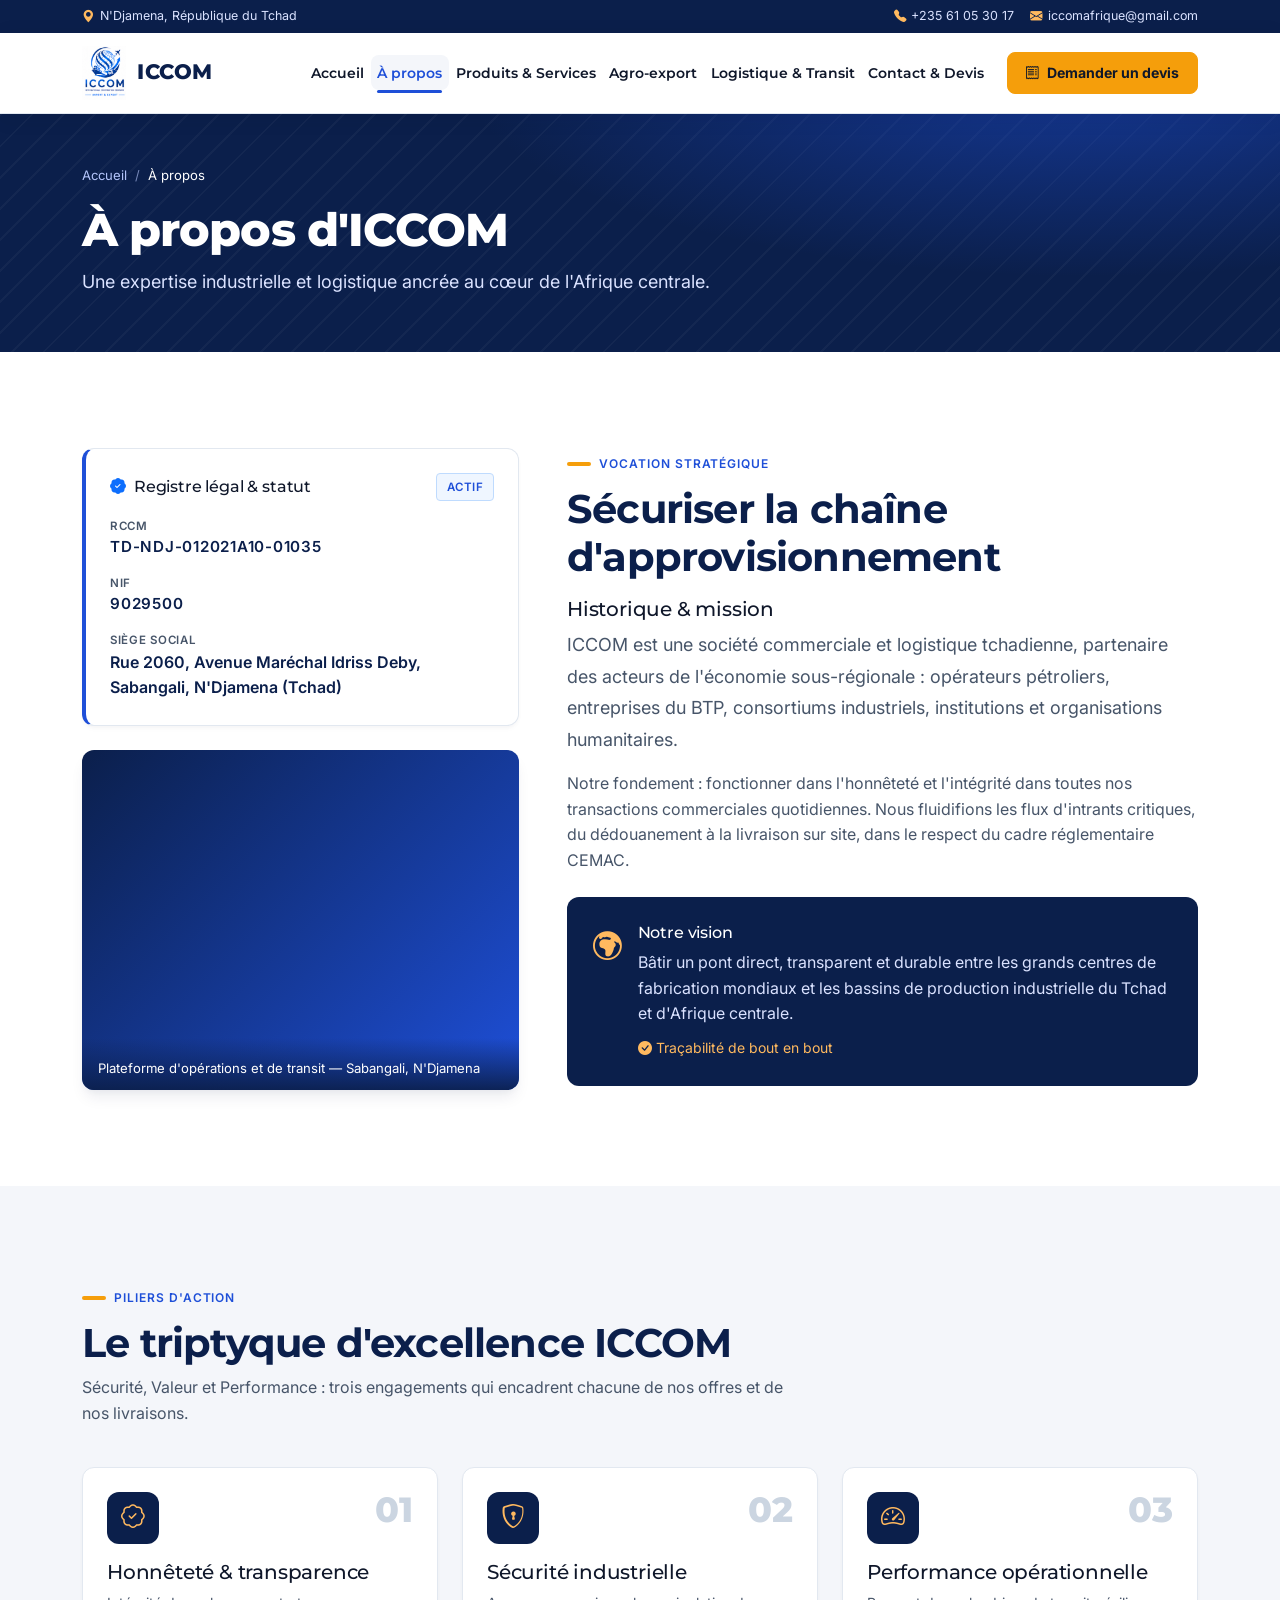
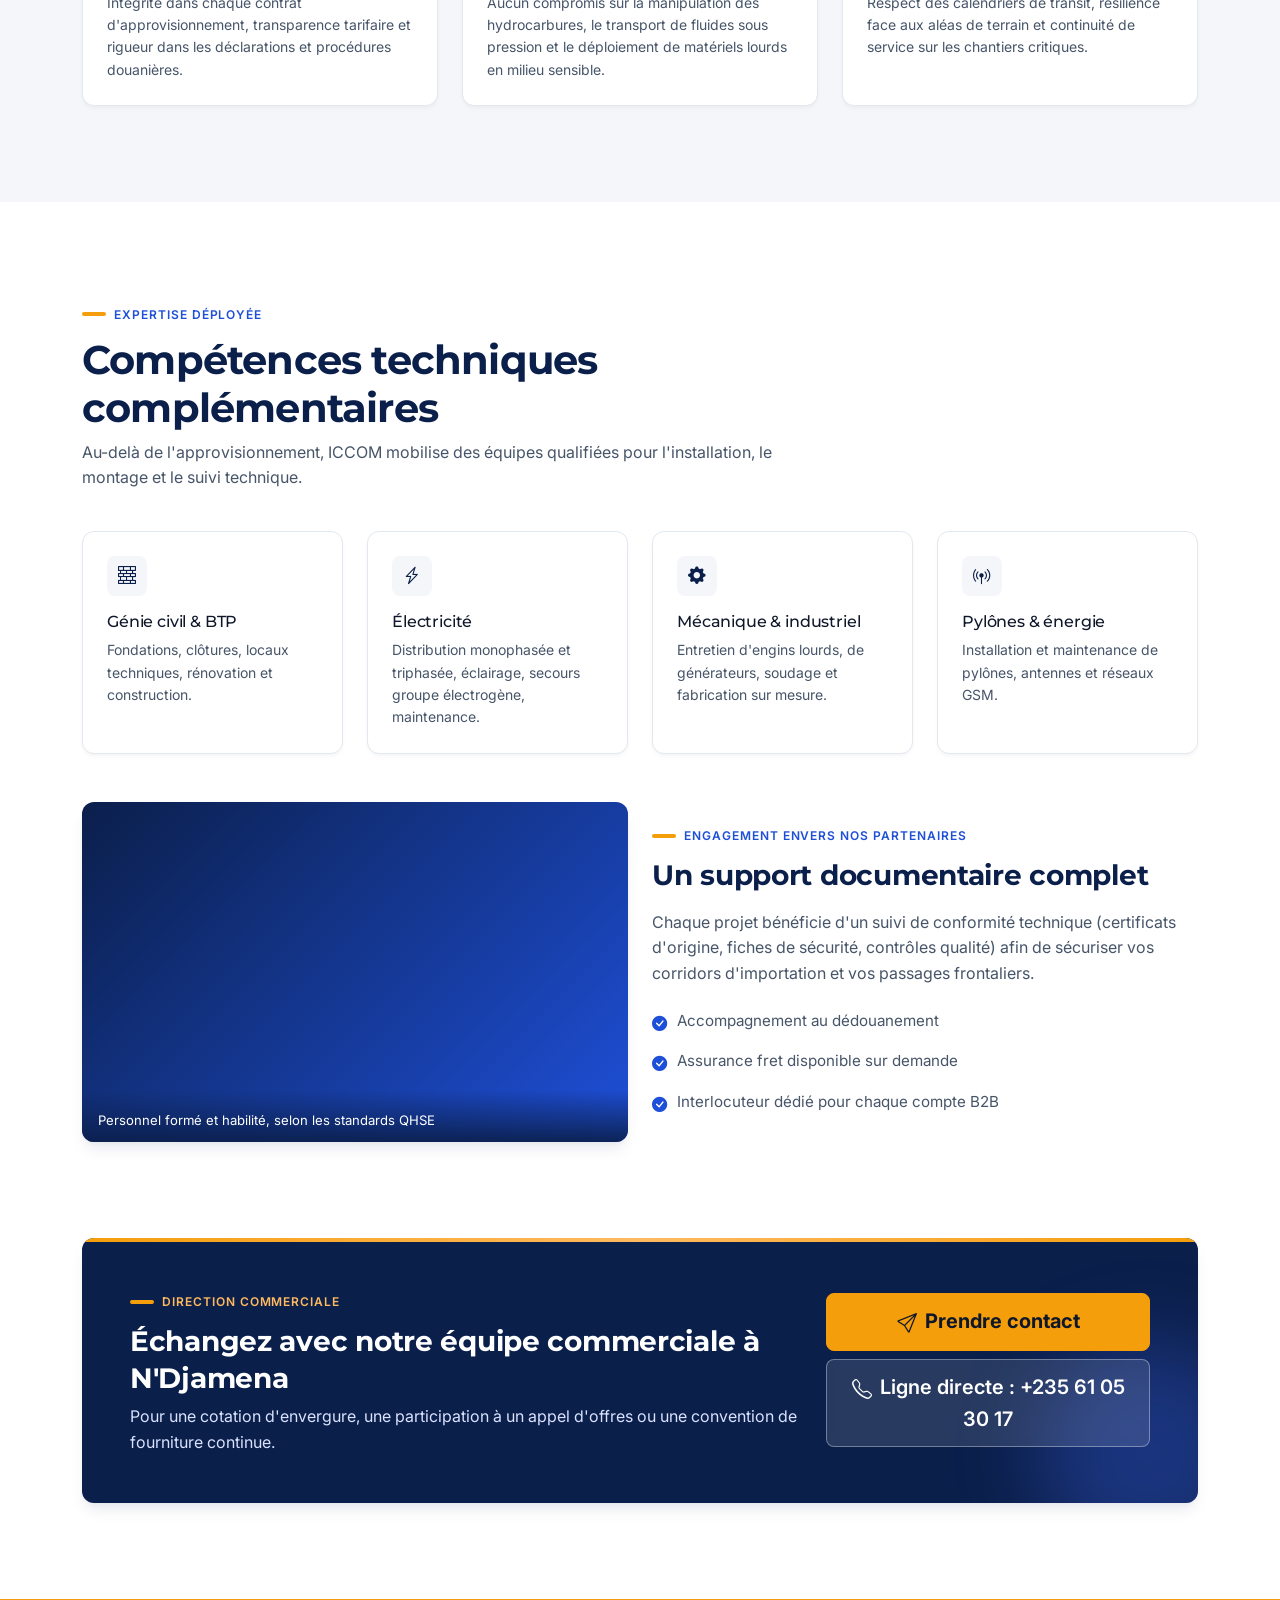
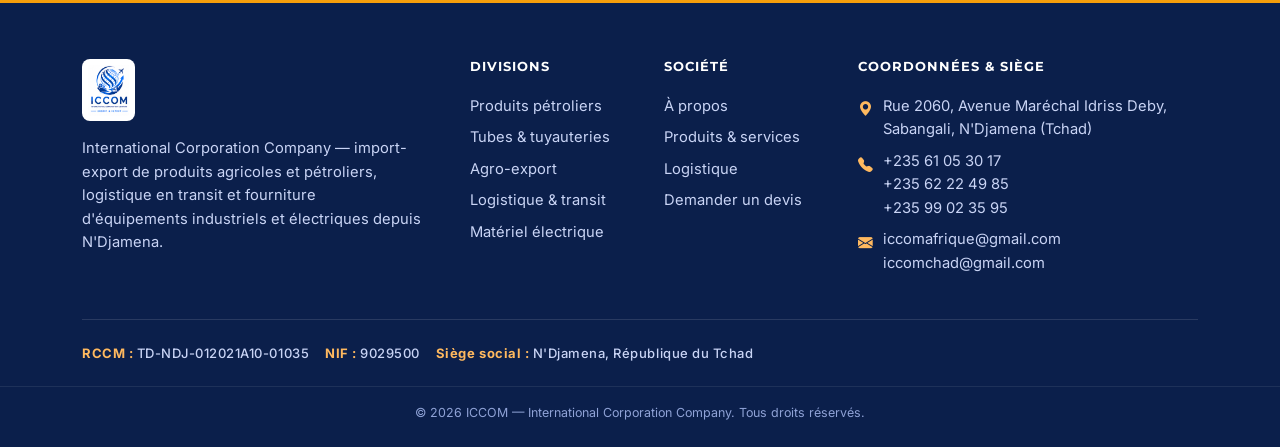
<file: a-propos.html>
<!DOCTYPE html>
<html lang="fr">
<head>
<meta charset="utf-8">
<meta name="viewport" content="width=device-width, initial-scale=1">
<title>À propos — ICCOM International Corporation Company, N'Djamena</title>
<meta name="description" content="Découvrez ICCOM : société d'import-export tchadienne, partenaire des opérateurs pétroliers, du BTP et des institutions. Valeurs : honnêteté, sécurité, performance.">
<meta name="theme-color" content="#0B1F4B">
<meta property="og:title" content="À propos — ICCOM International Corporation Company, N'Djamena">
<meta property="og:description" content="Découvrez ICCOM : société d'import-export tchadienne, partenaire des opérateurs pétroliers, du BTP et des institutions. Valeurs : honnêteté, sécurité, performance.">
<meta property="og:type" content="website">
<link rel="icon" type="image/png" href="assets/img/logo.png">
<link rel="preconnect" href="https://fonts.googleapis.com">
<link rel="preconnect" href="https://fonts.gstatic.com" crossorigin>
<link href="https://fonts.googleapis.com/css2?family=Inter:wght@400;500;600;700&family=Montserrat:wght@600;700;800&display=swap" rel="stylesheet">
<link href="assets/vendor/bootstrap/bootstrap.min.css" rel="stylesheet">
<link href="assets/vendor/bootstrap-icons/bootstrap-icons.min.css" rel="stylesheet">
<link href="assets/css/style.css" rel="stylesheet">
<link href="assets/css/images.css" rel="stylesheet">
</head>
<body>
<a class="skip-link" href="#contenu">Aller au contenu</a>
<div class="topbar d-none d-sm-block">
  <div class="container d-flex justify-content-between align-items-center gap-3 flex-wrap">
    <span><i class="bi bi-geo-alt-fill"></i>N'Djamena, République du Tchad</span>
    <span class="d-flex gap-3 flex-wrap">
      <a href="tel:+23561053017"><i class="bi bi-telephone-fill"></i>+235 61 05 30 17</a>
      <a href="mailto:iccomafrique@gmail.com" class="d-none d-md-inline"><i class="bi bi-envelope-fill"></i>iccomafrique@gmail.com</a>
    </span>
  </div>
</div>
<header class="site-header">
  <nav class="navbar navbar-expand-xl" aria-label="Navigation principale">
    <div class="container">
      <a class="brand" href="index.html" aria-label="ICCOM — accueil">
        <img src="assets/img/logo.png" alt="Logo ICCOM" width="44" height="54">
        <span class="brand-text"><strong>ICCOM</strong><small>International Corporation</small></span>
      </a>
      <div class="d-flex align-items-center gap-2 d-xl-none ms-auto">
        <a class="btn btn-amber btn-sm px-3" href="contact.html#formulaire"><i class="bi bi-receipt me-1"></i>Devis</a>
        <button class="navbar-toggler" type="button" data-bs-toggle="offcanvas" data-bs-target="#menuMobile" aria-controls="menuMobile" aria-label="Ouvrir le menu">
          <i class="bi bi-list fs-2 text-navy" style="color:var(--navy)"></i>
        </button>
      </div>
      <div class="offcanvas offcanvas-end" tabindex="-1" id="menuMobile" aria-labelledby="menuMobileLabel">
        <div class="offcanvas-header d-xl-none">
          <h2 class="offcanvas-title h5 m-0" id="menuMobileLabel">Navigation</h2>
          <button type="button" class="btn-close" data-bs-dismiss="offcanvas" aria-label="Fermer"></button>
        </div>
        <div class="offcanvas-body d-flex flex-column flex-xl-row align-items-xl-center">
          <ul class="navbar-nav ms-xl-auto mb-3 mb-xl-0 me-xl-3">
<li class="nav-item"><a class="nav-link" href="index.html"><i class="bi bi-house-door d-xl-none"></i>Accueil</a></li>
<li class="nav-item"><a class="nav-link active" href="a-propos.html" aria-current="page"><i class="bi bi-buildings d-xl-none"></i>À propos</a></li>
<li class="nav-item"><a class="nav-link" href="produits-services.html"><i class="bi bi-box-seam d-xl-none"></i>Produits & Services</a></li>
<li class="nav-item"><a class="nav-link" href="agro-export.html"><i class="bi bi-flower2 d-xl-none"></i>Agro-export</a></li>
<li class="nav-item"><a class="nav-link" href="logistique.html"><i class="bi bi-truck d-xl-none"></i>Logistique & Transit</a></li>
<li class="nav-item"><a class="nav-link" href="contact.html"><i class="bi bi-file-earmark-text d-xl-none"></i>Contact & Devis</a></li>
          </ul>
          <a class="btn btn-amber d-none d-xl-inline-flex align-items-center gap-2" href="contact.html#formulaire"><i class="bi bi-receipt"></i>Demander un devis</a>
          <div class="offcanvas-urgence mt-auto d-xl-none">
            <span class="eyebrow mb-1">Assistance d'urgence</span><br>
            <a class="fw-bold fs-5" href="tel:+23561053017">+235 61 05 30 17</a>
            <div class="small text-slate mt-1">N'Djamena, République du Tchad</div>
          </div>
        </div>
      </div>
    </div>
  </nav>
</header>
<main id="contenu">
<section class="page-hero">
  <div class="container">
    <nav aria-label="Fil d'Ariane"><ol class="breadcrumb">
      <li class="breadcrumb-item"><a href="index.html">Accueil</a></li>
      <li class="breadcrumb-item active" aria-current="page">À propos</li>
    </ol></nav>
    <h1>À propos d'ICCOM</h1>
    <p class="lead-b">Une expertise industrielle et logistique ancrée au cœur de l'Afrique centrale.</p>
  </div>
</section>
<section class="section">
  <div class="container">
    <div class="row g-4 g-lg-5 align-items-start">
      <div class="col-lg-5 reveal">
        <div class="legal-card mb-4">
          <div class="d-flex align-items-center justify-content-between mb-3">
            <h2 class="h6 m-0"><i class="bi bi-patch-check-fill text-primary me-2"></i>Registre légal &amp; statut</h2>
            <span class="tag tag-blue">Actif</span>
          </div>
          <dl class="m-0">
            <dt>RCCM</dt><dd class="code-font">TD-NDJ-012021A10-01035</dd>
            <dt>NIF</dt><dd class="code-font">9029500</dd>
            <dt>Siège social</dt><dd class="mb-0">Rue 2060, Avenue Maréchal Idriss Deby, Sabangali, N'Djamena (Tchad)</dd>
          </dl>
        </div>
        <figure class="figure-img img-bg img-about-hub m-0" role="img" aria-label="Plateforme logistique à N'Djamena">
          <figcaption>Plateforme d'opérations et de transit — Sabangali, N'Djamena</figcaption>
        </figure>
      </div>
      <div class="col-lg-7 reveal">
        <span class="eyebrow">Vocation stratégique</span>
        <h2 class="headline-lg mb-3">Sécuriser la chaîne d'approvisionnement</h2>
        <h3 class="h5 mb-2">Historique &amp; mission</h3>
        <p class="lead-b">ICCOM est une société commerciale et logistique tchadienne, partenaire des acteurs de l'économie sous-régionale : opérateurs pétroliers, entreprises du BTP, consortiums industriels, institutions et organisations humanitaires.</p>
        <p class="text-slate">Notre fondement : fonctionner dans l'honnêteté et l'intégrité dans toutes nos transactions commerciales quotidiennes. Nous fluidifions les flux d'intrants critiques, du dédouanement à la livraison sur site, dans le respect du cadre réglementaire CEMAC.</p>
        <div class="vision-box mt-4">
          <div class="d-flex gap-3 align-items-start">
            <i class="bi bi-globe-europe-africa big"></i>
            <div><h3 class="h6 mb-2">Notre vision</h3>
            <p class="mb-2">Bâtir un pont direct, transparent et durable entre les grands centres de fabrication mondiaux et les bassins de production industrielle du Tchad et d'Afrique centrale.</p>
            <span class="small" style="color:#FFB95F"><i class="bi bi-check-circle-fill me-1"></i>Traçabilité de bout en bout</span></div>
          </div>
        </div>
      </div>
    </div>
  </div>
</section>

<section class="section bg-wash">
  <div class="container">
    <div class="section-head reveal">
      <span class="eyebrow">Piliers d'action</span>
      <h2 class="headline-lg">Le triptyque d'excellence ICCOM</h2>
      <p>Sécurité, Valeur et Performance : trois engagements qui encadrent chacune de nos offres et de nos livraisons.</p>
    </div>
    <div class="row g-4">
      <div class="col-md-4 reveal"><div class="card-x card-pad"><div class="d-flex justify-content-between mb-3"><span class="icon-box navy"><i class="bi bi-patch-check"></i></span><span class="pillar-num">01</span></div><h3 class="h5">Honnêteté &amp; transparence</h3><p class="text-slate small mb-0">Intégrité dans chaque contrat d'approvisionnement, transparence tarifaire et rigueur dans les déclarations et procédures douanières.</p></div></div>
      <div class="col-md-4 reveal"><div class="card-x card-pad"><div class="d-flex justify-content-between mb-3"><span class="icon-box navy"><i class="bi bi-shield-lock"></i></span><span class="pillar-num">02</span></div><h3 class="h5">Sécurité industrielle</h3><p class="text-slate small mb-0">Aucun compromis sur la manipulation des hydrocarbures, le transport de fluides sous pression et le déploiement de matériels lourds en milieu sensible.</p></div></div>
      <div class="col-md-4 reveal"><div class="card-x card-pad"><div class="d-flex justify-content-between mb-3"><span class="icon-box navy"><i class="bi bi-speedometer2"></i></span><span class="pillar-num">03</span></div><h3 class="h5">Performance opérationnelle</h3><p class="text-slate small mb-0">Respect des calendriers de transit, résilience face aux aléas de terrain et continuité de service sur les chantiers critiques.</p></div></div>
    </div>
  </div>
</section>

<section class="section">
  <div class="container">
    <div class="section-head reveal">
      <span class="eyebrow">Expertise déployée</span>
      <h2 class="headline-lg">Compétences techniques complémentaires</h2>
      <p>Au-delà de l'approvisionnement, ICCOM mobilise des équipes qualifiées pour l'installation, le montage et le suivi technique.</p>
    </div>
    <div class="row g-4 mb-5">
      <div class="col-sm-6 col-xl-3 reveal"><div class="card-x card-pad"><span class="icon-box sm mb-3"><i class="bi bi-bricks"></i></span><h3 class="h6">Génie civil &amp; BTP</h3><p class="text-slate small mb-0">Fondations, clôtures, locaux techniques, rénovation et construction.</p></div></div>
      <div class="col-sm-6 col-xl-3 reveal"><div class="card-x card-pad"><span class="icon-box sm mb-3"><i class="bi bi-lightning-charge"></i></span><h3 class="h6">Électricité</h3><p class="text-slate small mb-0">Distribution monophasée et triphasée, éclairage, secours groupe électrogène, maintenance.</p></div></div>
      <div class="col-sm-6 col-xl-3 reveal"><div class="card-x card-pad"><span class="icon-box sm mb-3"><i class="bi bi-gear-fill"></i></span><h3 class="h6">Mécanique &amp; industriel</h3><p class="text-slate small mb-0">Entretien d'engins lourds, de générateurs, soudage et fabrication sur mesure.</p></div></div>
      <div class="col-sm-6 col-xl-3 reveal"><div class="card-x card-pad"><span class="icon-box sm mb-3"><i class="bi bi-broadcast-pin"></i></span><h3 class="h6">Pylônes &amp; énergie</h3><p class="text-slate small mb-0">Installation et maintenance de pylônes, antennes et réseaux GSM.</p></div></div>
    </div>
    <div class="row g-4 align-items-center">
      <div class="col-lg-6 reveal"><figure class="figure-img img-bg img-about-eng m-0" role="img" aria-label="Techniciens inspectant un tableau électrique"><figcaption>Personnel formé et habilité, selon les standards QHSE</figcaption></figure></div>
      <div class="col-lg-6 reveal">
        <span class="eyebrow">Engagement envers nos partenaires</span>
        <h2 class="headline-md mb-3">Un support documentaire complet</h2>
        <p class="text-slate">Chaque projet bénéficie d'un suivi de conformité technique (certificats d'origine, fiches de sécurité, contrôles qualité) afin de sécuriser vos corridors d'importation et vos passages frontaliers.</p>
        <ul class="check-list">
          <li><i class="bi bi-check-circle-fill"></i>Accompagnement au dédouanement</li>
          <li><i class="bi bi-check-circle-fill"></i>Assurance fret disponible sur demande</li>
          <li><i class="bi bi-check-circle-fill"></i>Interlocuteur dédié pour chaque compte B2B</li>
        </ul>
      </div>
    </div>
  </div>
</section>

<section class="section pt-0">
  <div class="container">
    <div class="cta-band reveal">
      <div class="row align-items-center g-4">
        <div class="col-lg-8"><span class="eyebrow on-dark">Direction commerciale</span>
          <h2 class="headline-md">Échangez avec notre équipe commerciale à N'Djamena</h2>
          <p class="mb-0">Pour une cotation d'envergure, une participation à un appel d'offres ou une convention de fourniture continue.</p></div>
        <div class="col-lg-4 d-grid gap-2">
          <a class="btn btn-amber btn-lg" href="contact.html#formulaire"><i class="bi bi-send me-2"></i>Prendre contact</a>
          <a class="btn btn-ghost-light btn-lg" href="tel:+23561053017"><i class="bi bi-telephone me-2"></i>Ligne directe : +235 61 05 30 17</a>
        </div>
      </div>
    </div>
  </div>
</section>
</main>
<footer class="site-footer">
  <div class="container">
    <div class="row g-4 g-lg-5">
      <div class="col-lg-4">
        <img class="footer-logo mb-3" src="assets/img/logo.png" alt="Logo ICCOM">
        <p>International Corporation Company — import-export de produits agricoles et pétroliers, logistique en transit et fourniture d'équipements industriels et électriques depuis N'Djamena.</p>
      </div>
      <div class="col-6 col-lg-2">
        <h4>Divisions</h4>
        <ul>
          <li><a href="produits-services.html#petrole">Produits pétroliers</a></li>
          <li><a href="produits-services.html#forage">Tubes &amp; tuyauteries</a></li>
          <li><a href="agro-export.html">Agro-export</a></li>
          <li><a href="logistique.html">Logistique &amp; transit</a></li>
          <li><a href="produits-services.html#electrique">Matériel électrique</a></li>
        </ul>
      </div>
      <div class="col-6 col-lg-2">
        <h4>Société</h4>
        <ul>
          <li><a href="a-propos.html">À propos</a></li>
          <li><a href="produits-services.html">Produits &amp; services</a></li>
          <li><a href="logistique.html">Logistique</a></li>
          <li><a href="contact.html#formulaire">Demander un devis</a></li>
        </ul>
      </div>
      <div class="col-lg-4">
        <h4>Coordonnées &amp; siège</h4>
        <ul class="contact">
          <li><i class="bi bi-geo-alt-fill"></i><span>Rue 2060, Avenue Maréchal Idriss Deby, Sabangali, N'Djamena (Tchad)</span></li>
          <li><i class="bi bi-telephone-fill"></i><span><a href="tel:+23561053017">+235 61 05 30 17</a><br><a href="tel:+23562224985">+235 62 22 49 85</a><br><a href="tel:+23599023595">+235 99 02 35 95</a></span></li>
          <li><i class="bi bi-envelope-fill"></i><span><a href="mailto:iccomafrique@gmail.com">iccomafrique@gmail.com</a><br><a href="mailto:iccomchad@gmail.com">iccomchad@gmail.com</a></span></li>
        </ul>
      </div>
    </div>
    <div class="statutory d-flex flex-wrap gap-3 code-font">
      <span><span class="lbl">RCCM :</span> TD-NDJ-012021A10-01035</span>
      <span><span class="lbl">NIF :</span> 9029500</span>
      <span><span class="lbl">Siège social :</span> N'Djamena, République du Tchad</span>
    </div>
  </div>
  <div class="copyright"><div class="container">© <span id="year">2026</span> ICCOM — International Corporation Company. Tous droits réservés.</div></div>
</footer>

<div class="mobile-bar d-lg-none" role="navigation" aria-label="Actions rapides">
  <a class="btn btn-navy" href="tel:+23561053017"><i class="bi bi-telephone-fill"></i>Appeler</a>
  <a class="btn btn-whatsapp" href="https://wa.me/23561053017" target="_blank" rel="noopener"><i class="bi bi-whatsapp"></i>WhatsApp</a>
  <a class="btn btn-amber sq" href="contact.html#formulaire" aria-label="Demander un devis"><i class="bi bi-file-earmark-text"></i></a>
</div>

<script src="assets/vendor/bootstrap/bootstrap.bundle.min.js"></script>
<script src="assets/js/main.js"></script>
<script>document.getElementById('year').textContent=new Date().getFullYear();</script>
</body>
</html>
</file>
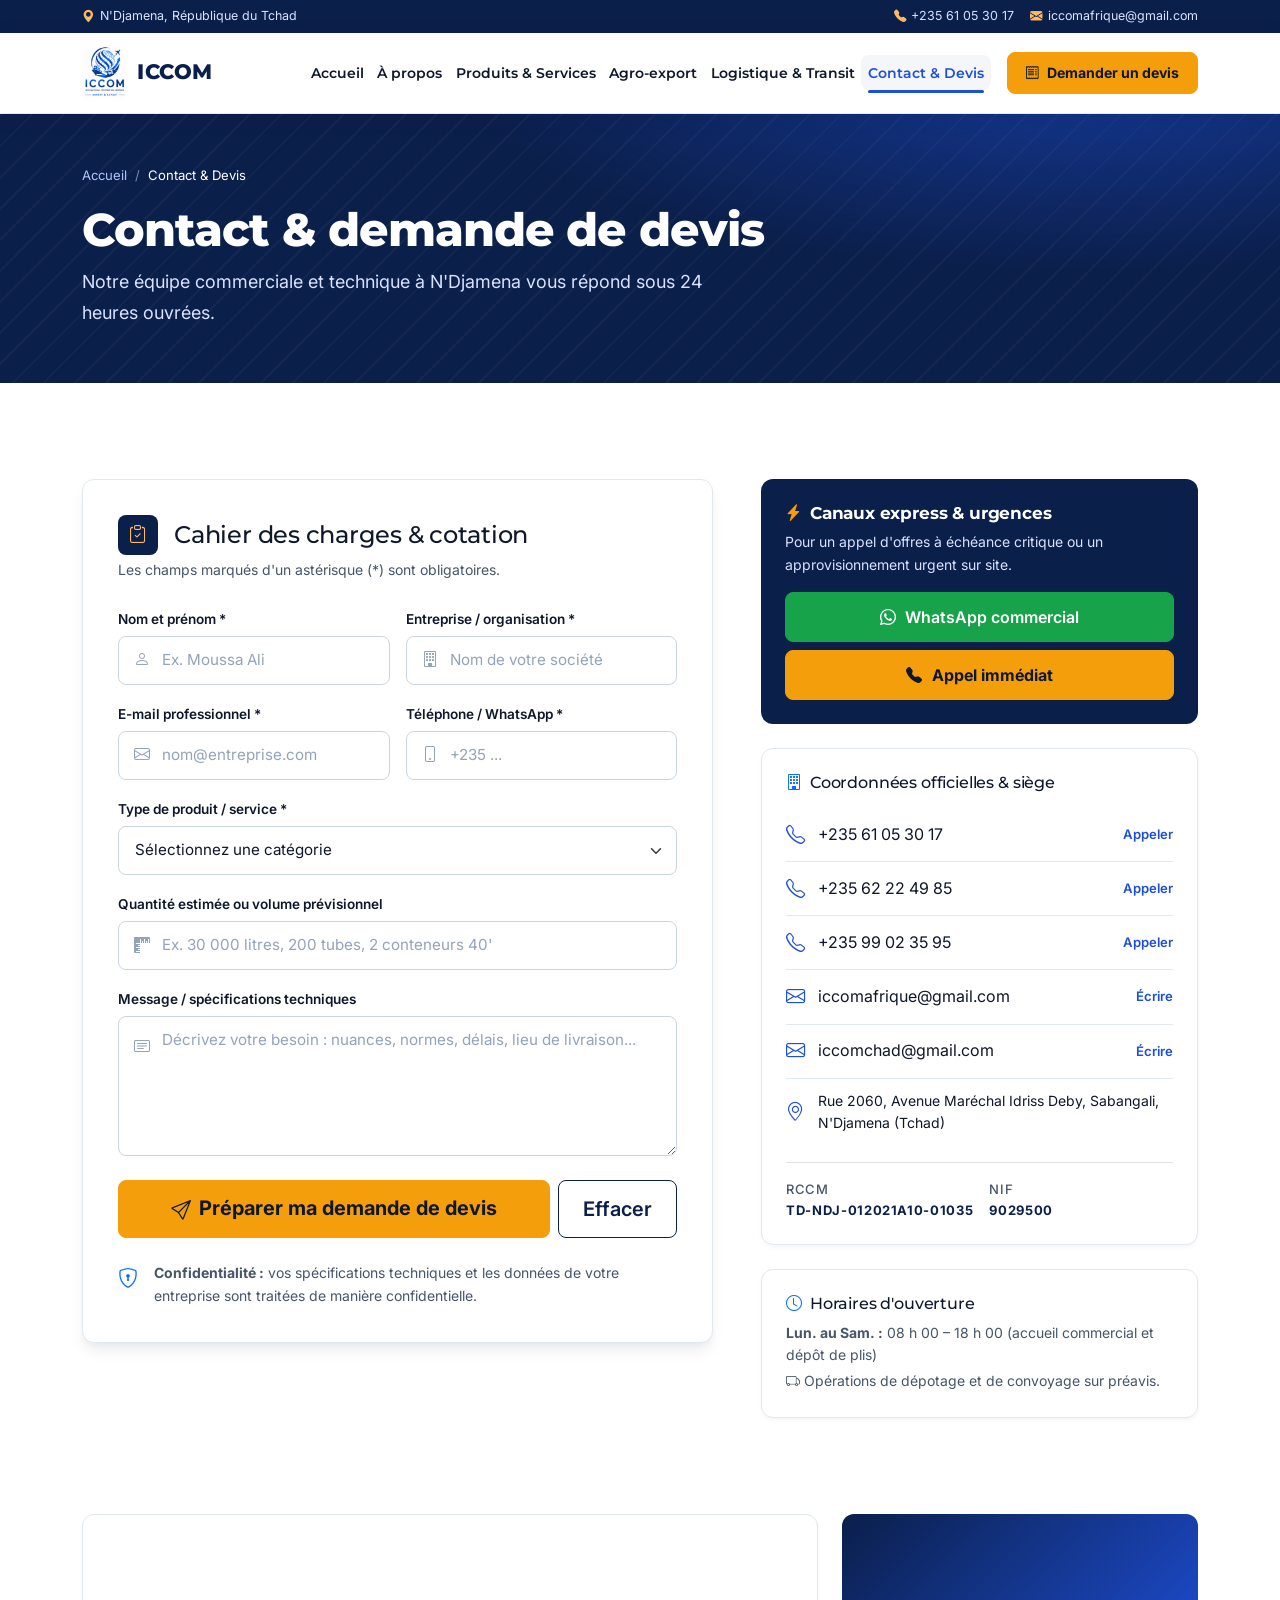
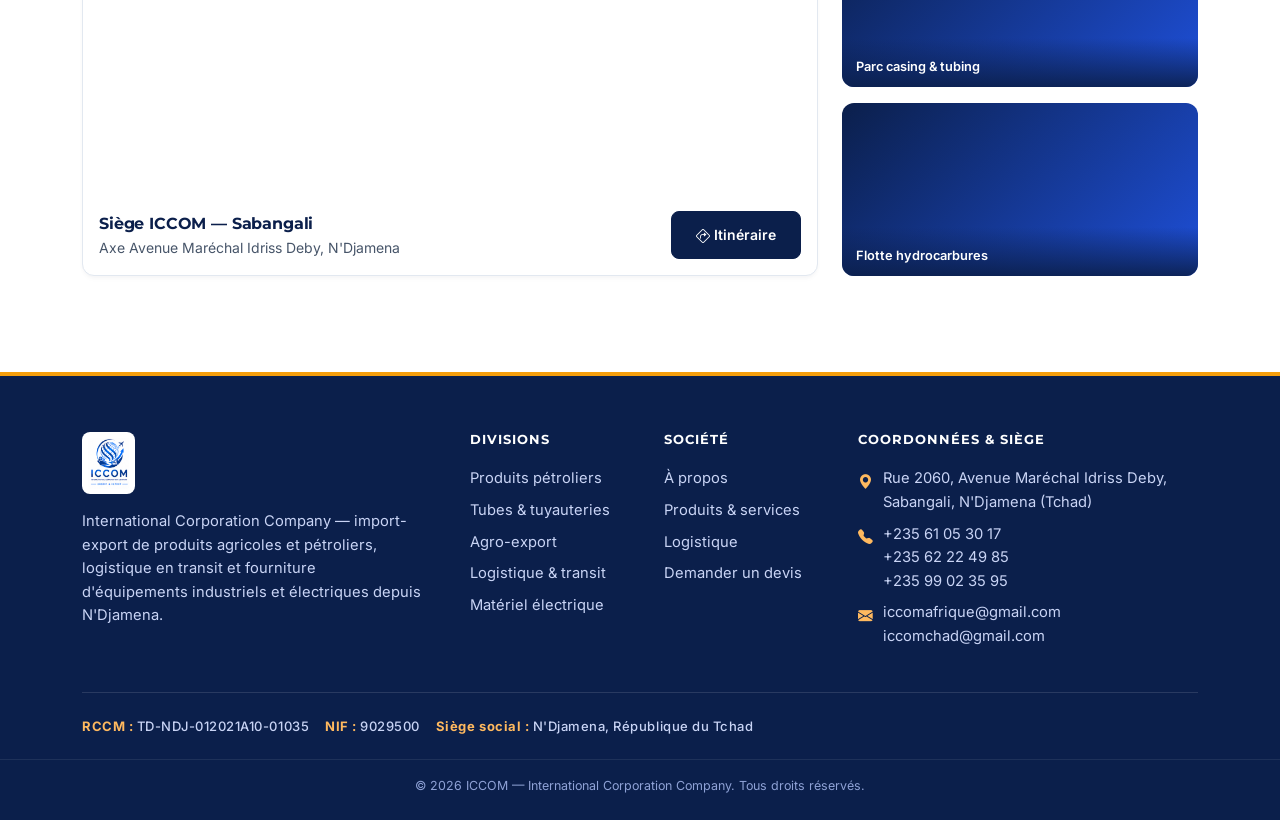
<file: contact.html>
<!DOCTYPE html>
<html lang="fr">
<head>
<meta charset="utf-8">
<meta name="viewport" content="width=device-width, initial-scale=1">
<title>Contact & Demande de devis | ICCOM N'Djamena, Tchad</title>
<meta name="description" content="Contactez ICCOM à N'Djamena : demande de devis pour produits pétroliers, tubes, matériel électrique et logistique. Réponse sous 24 heures ouvrées.">
<meta name="theme-color" content="#0B1F4B">
<meta property="og:title" content="Contact & Demande de devis | ICCOM N'Djamena, Tchad">
<meta property="og:description" content="Contactez ICCOM à N'Djamena : demande de devis pour produits pétroliers, tubes, matériel électrique et logistique. Réponse sous 24 heures ouvrées.">
<meta property="og:type" content="website">
<link rel="icon" type="image/png" href="assets/img/logo.png">
<link rel="preconnect" href="https://fonts.googleapis.com">
<link rel="preconnect" href="https://fonts.gstatic.com" crossorigin>
<link href="https://fonts.googleapis.com/css2?family=Inter:wght@400;500;600;700&family=Montserrat:wght@600;700;800&display=swap" rel="stylesheet">
<link href="assets/vendor/bootstrap/bootstrap.min.css" rel="stylesheet">
<link href="assets/vendor/bootstrap-icons/bootstrap-icons.min.css" rel="stylesheet">
<link href="assets/css/style.css" rel="stylesheet">
<link href="assets/css/images.css" rel="stylesheet">
</head>
<body>
<a class="skip-link" href="#contenu">Aller au contenu</a>
<div class="topbar d-none d-sm-block">
  <div class="container d-flex justify-content-between align-items-center gap-3 flex-wrap">
    <span><i class="bi bi-geo-alt-fill"></i>N'Djamena, République du Tchad</span>
    <span class="d-flex gap-3 flex-wrap">
      <a href="tel:+23561053017"><i class="bi bi-telephone-fill"></i>+235 61 05 30 17</a>
      <a href="mailto:iccomafrique@gmail.com" class="d-none d-md-inline"><i class="bi bi-envelope-fill"></i>iccomafrique@gmail.com</a>
    </span>
  </div>
</div>
<header class="site-header">
  <nav class="navbar navbar-expand-xl" aria-label="Navigation principale">
    <div class="container">
      <a class="brand" href="index.html" aria-label="ICCOM — accueil">
        <img src="assets/img/logo.png" alt="Logo ICCOM" width="44" height="54">
        <span class="brand-text"><strong>ICCOM</strong><small>International Corporation</small></span>
      </a>
      <div class="d-flex align-items-center gap-2 d-xl-none ms-auto">
        <a class="btn btn-amber btn-sm px-3" href="contact.html#formulaire"><i class="bi bi-receipt me-1"></i>Devis</a>
        <button class="navbar-toggler" type="button" data-bs-toggle="offcanvas" data-bs-target="#menuMobile" aria-controls="menuMobile" aria-label="Ouvrir le menu">
          <i class="bi bi-list fs-2 text-navy" style="color:var(--navy)"></i>
        </button>
      </div>
      <div class="offcanvas offcanvas-end" tabindex="-1" id="menuMobile" aria-labelledby="menuMobileLabel">
        <div class="offcanvas-header d-xl-none">
          <h2 class="offcanvas-title h5 m-0" id="menuMobileLabel">Navigation</h2>
          <button type="button" class="btn-close" data-bs-dismiss="offcanvas" aria-label="Fermer"></button>
        </div>
        <div class="offcanvas-body d-flex flex-column flex-xl-row align-items-xl-center">
          <ul class="navbar-nav ms-xl-auto mb-3 mb-xl-0 me-xl-3">
<li class="nav-item"><a class="nav-link" href="index.html"><i class="bi bi-house-door d-xl-none"></i>Accueil</a></li>
<li class="nav-item"><a class="nav-link" href="a-propos.html"><i class="bi bi-buildings d-xl-none"></i>À propos</a></li>
<li class="nav-item"><a class="nav-link" href="produits-services.html"><i class="bi bi-box-seam d-xl-none"></i>Produits & Services</a></li>
<li class="nav-item"><a class="nav-link" href="agro-export.html"><i class="bi bi-flower2 d-xl-none"></i>Agro-export</a></li>
<li class="nav-item"><a class="nav-link" href="logistique.html"><i class="bi bi-truck d-xl-none"></i>Logistique & Transit</a></li>
<li class="nav-item"><a class="nav-link active" href="contact.html" aria-current="page"><i class="bi bi-file-earmark-text d-xl-none"></i>Contact & Devis</a></li>
          </ul>
          <a class="btn btn-amber d-none d-xl-inline-flex align-items-center gap-2" href="contact.html#formulaire"><i class="bi bi-receipt"></i>Demander un devis</a>
          <div class="offcanvas-urgence mt-auto d-xl-none">
            <span class="eyebrow mb-1">Assistance d'urgence</span><br>
            <a class="fw-bold fs-5" href="tel:+23561053017">+235 61 05 30 17</a>
            <div class="small text-slate mt-1">N'Djamena, République du Tchad</div>
          </div>
        </div>
      </div>
    </div>
  </nav>
</header>
<main id="contenu">
<section class="page-hero">
  <div class="container">
    <nav aria-label="Fil d'Ariane"><ol class="breadcrumb">
      <li class="breadcrumb-item"><a href="index.html">Accueil</a></li>
      <li class="breadcrumb-item active" aria-current="page">Contact & Devis</li>
    </ol></nav>
    <h1>Contact &amp; demande de devis</h1>
    <p class="lead-b">Notre équipe commerciale et technique à N'Djamena vous répond sous 24 heures ouvrées.</p>
  </div>
</section>
<section class="section" id="formulaire">
  <div class="container">
    <div class="row g-4 g-xl-5">
      <div class="col-lg-7 reveal">
        <div class="form-card">
          <div class="d-flex align-items-center gap-3 mb-1"><span class="icon-box navy sm"><i class="bi bi-clipboard-check"></i></span>
            <h2 class="h4 m-0">Cahier des charges &amp; cotation</h2></div>
          <p class="small text-slate mb-4">Les champs marqués d'un astérisque (*) sont obligatoires.</p>

          <form id="devis-form" novalidate>
            <div class="row g-3">
              <div class="col-md-6"><label class="form-label" for="f-nom">Nom et prénom *</label>
                <div class="input-icon"><i class="bi bi-person"></i><input class="form-control" id="f-nom" name="nom" type="text" autocomplete="name" placeholder="Ex. Moussa Ali" required>
                <div class="invalid-feedback">Veuillez saisir votre nom.</div></div></div>
              <div class="col-md-6"><label class="form-label" for="f-entreprise">Entreprise / organisation *</label>
                <div class="input-icon"><i class="bi bi-building"></i><input class="form-control" id="f-entreprise" name="entreprise" type="text" autocomplete="organization" placeholder="Nom de votre société" required>
                <div class="invalid-feedback">Veuillez indiquer votre entreprise.</div></div></div>
              <div class="col-md-6"><label class="form-label" for="f-email">E-mail professionnel *</label>
                <div class="input-icon"><i class="bi bi-envelope"></i><input class="form-control" id="f-email" name="email" type="email" autocomplete="email" placeholder="nom@entreprise.com" required>
                <div class="invalid-feedback">Veuillez saisir une adresse e-mail valide.</div></div></div>
              <div class="col-md-6"><label class="form-label" for="f-tel">Téléphone / WhatsApp *</label>
                <div class="input-icon"><i class="bi bi-phone"></i><input class="form-control" id="f-tel" name="telephone" type="tel" autocomplete="tel" placeholder="+235 ..." required pattern="[0-9+ .\-]{8,}">
                <div class="invalid-feedback">Veuillez saisir un numéro valide.</div></div></div>
              <div class="col-12"><label class="form-label" for="f-produit">Type de produit / service *</label>
                <select class="form-select" id="f-produit" name="produit" required>
                  <option value="" selected disabled>Sélectionnez une catégorie</option>
                  <option>Produits agricoles &amp; d'élevage (export)</option>
                  <option>Produits pétroliers (Diesel / Essence)</option>
                  <option>Tubes de cuvelage &amp; production (Casing/Tubing)</option>
                  <option>Manchons &amp; tuyauterie pétrolière</option>
                  <option>Matériel électrique industriel</option>
                  <option>Logistique, transit &amp; transport routier</option>
                  <option>Services d'ingénierie &amp; maintenance</option>
                </select>
                <div class="invalid-feedback">Veuillez choisir une catégorie.</div></div>
              <div class="col-12"><label class="form-label" for="f-quantite">Quantité estimée ou volume prévisionnel</label>
                <div class="input-icon"><i class="bi bi-rulers"></i><input class="form-control" id="f-quantite" name="quantite" type="text" placeholder="Ex. 30 000 litres, 200 tubes, 2 conteneurs 40'"></div></div>
              <div class="col-12"><label class="form-label" for="f-message">Message / spécifications techniques</label>
                <div class="input-icon textarea"><i class="bi bi-card-text"></i><textarea class="form-control" id="f-message" name="message" rows="5" placeholder="Décrivez votre besoin : nuances, normes, délais, lieu de livraison..."></textarea></div></div>
              <div class="col-12 d-flex flex-column flex-sm-row gap-2 pt-2">
                <button class="btn btn-amber btn-lg flex-grow-1" type="submit"><i class="bi bi-send me-2"></i>Préparer ma demande de devis</button>
                <button class="btn btn-outline-navy btn-lg" type="reset">Effacer</button>
              </div>
            </div>
          </form>

          <div class="result-panel mt-4" id="result-panel" role="status" aria-live="polite">
            <h3 class="d-flex align-items-center gap-2"><i class="bi bi-check-circle-fill text-primary"></i>Votre demande est prête</h3>
            <p class="small text-slate">Choisissez comment l'envoyer à notre équipe commerciale. Un responsable vous répond sous 24 heures ouvrées.</p>
            <div class="d-flex flex-column flex-sm-row gap-2">
              <a class="btn btn-whatsapp flex-fill" id="send-wa" href="#" target="_blank" rel="noopener"><i class="bi bi-whatsapp me-2"></i>Envoyer par WhatsApp</a>
              <a class="btn btn-navy flex-fill" id="send-mail" href="#"><i class="bi bi-envelope me-2"></i>Envoyer par e-mail</a>
            </div>
          </div>

          <div class="d-flex gap-3 mt-4 small text-slate"><i class="bi bi-shield-lock fs-5 text-primary"></i>
            <span><strong>Confidentialité :</strong> vos spécifications techniques et les données de votre entreprise sont traitées de manière confidentielle.</span></div>
        </div>
      </div>

      <div class="col-lg-5 reveal">
        <div class="express mb-4">
          <h3><i class="bi bi-lightning-charge-fill text-amber me-2"></i>Canaux express &amp; urgences</h3>
          <p class="small">Pour un appel d'offres à échéance critique ou un approvisionnement urgent sur site.</p>
          <div class="d-grid gap-2">
            <a class="btn btn-whatsapp" href="https://wa.me/23561053017" target="_blank" rel="noopener"><i class="bi bi-whatsapp"></i>WhatsApp commercial</a>
            <a class="btn btn-amber" href="tel:+23561053017"><i class="bi bi-telephone-fill"></i>Appel immédiat</a>
          </div>
        </div>

        <div class="card-x static card-pad mb-4 h-auto">
          <h3 class="h6 mb-3"><i class="bi bi-building me-2 text-primary"></i>Coordonnées officielles &amp; siège</h3>
          <div class="contact-line"><i class="bi bi-telephone lead-i"></i><span>+235 61 05 30 17</span><a class="go" href="tel:+23561053017">Appeler</a></div>
          <div class="contact-line"><i class="bi bi-telephone lead-i"></i><span>+235 62 22 49 85</span><a class="go" href="tel:+23562224985">Appeler</a></div>
          <div class="contact-line"><i class="bi bi-telephone lead-i"></i><span>+235 99 02 35 95</span><a class="go" href="tel:+23599023595">Appeler</a></div>
          <div class="contact-line"><i class="bi bi-envelope lead-i"></i><span class="text-break">iccomafrique@gmail.com</span><a class="go" href="mailto:iccomafrique@gmail.com">Écrire</a></div>
          <div class="contact-line"><i class="bi bi-envelope lead-i"></i><span class="text-break">iccomchad@gmail.com</span><a class="go" href="mailto:iccomchad@gmail.com">Écrire</a></div>
          <div class="contact-line"><i class="bi bi-geo-alt lead-i"></i><span class="small">Rue 2060, Avenue Maréchal Idriss Deby, Sabangali, N'Djamena (Tchad)</span></div>
          <div class="d-flex flex-wrap gap-3 mt-3 pt-3 border-top code-font small">
            <span><span class="text-slate">RCCM</span><br><strong style="color:var(--navy)">TD-NDJ-012021A10-01035</strong></span>
            <span><span class="text-slate">NIF</span><br><strong style="color:var(--navy)">9029500</strong></span>
          </div>
        </div>

        <div class="card-x static card-pad h-auto">
          <h3 class="h6 mb-2"><i class="bi bi-clock me-2 text-primary"></i>Horaires d'ouverture</h3>
          <p class="small text-slate mb-1"><strong>Lun. au Sam. :</strong> 08 h 00 – 18 h 00 (accueil commercial et dépôt de plis)</p>
          <p class="small text-slate mb-0"><i class="bi bi-truck me-1"></i>Opérations de dépotage et de convoyage sur préavis.</p>
        </div>
      </div>
    </div>
  </div>
</section>

<section class="section pt-0">
  <div class="container">
    <div class="row g-4">
      <div class="col-lg-8 reveal">
        <div class="map-card">
          <iframe title="Localisation du siège ICCOM à N'Djamena" loading="lazy" referrerpolicy="no-referrer-when-downgrade"
            src="https://www.openstreetmap.org/export/embed.html?bbox=15.0391%2C12.1031%2C15.0591%2C12.1231&amp;layer=mapnik&amp;marker=12.1131%2C15.0491"></iframe>
          <div class="p-3 d-flex flex-wrap justify-content-between align-items-center gap-2">
            <div><strong class="font-title" style="color:var(--navy)">Siège ICCOM — Sabangali</strong><div class="small text-slate">Axe Avenue Maréchal Idriss Deby, N'Djamena</div></div>
            <a class="btn btn-navy btn-sm" href="https://www.google.com/maps/dir/?api=1&destination=12.1131,15.0491" target="_blank" rel="noopener"><i class="bi bi-sign-turn-right me-1"></i>Itinéraire</a>
          </div>
        </div>
      </div>
      <div class="col-lg-4 reveal">
        <div class="d-grid gap-3 h-100">
          <div class="gallery-tile img-bg img-c-depot" role="img" aria-label="Parc de tubes casing et tubing"><span>Parc casing &amp; tubing</span></div>
          <div class="gallery-tile img-bg img-c-fleet" role="img" aria-label="Citerne de transport d'hydrocarbures"><span>Flotte hydrocarbures</span></div>
        </div>
      </div>
    </div>
  </div>
</section>
</main>
<footer class="site-footer">
  <div class="container">
    <div class="row g-4 g-lg-5">
      <div class="col-lg-4">
        <img class="footer-logo mb-3" src="assets/img/logo.png" alt="Logo ICCOM">
        <p>International Corporation Company — import-export de produits agricoles et pétroliers, logistique en transit et fourniture d'équipements industriels et électriques depuis N'Djamena.</p>
      </div>
      <div class="col-6 col-lg-2">
        <h4>Divisions</h4>
        <ul>
          <li><a href="produits-services.html#petrole">Produits pétroliers</a></li>
          <li><a href="produits-services.html#forage">Tubes &amp; tuyauteries</a></li>
          <li><a href="agro-export.html">Agro-export</a></li>
          <li><a href="logistique.html">Logistique &amp; transit</a></li>
          <li><a href="produits-services.html#electrique">Matériel électrique</a></li>
        </ul>
      </div>
      <div class="col-6 col-lg-2">
        <h4>Société</h4>
        <ul>
          <li><a href="a-propos.html">À propos</a></li>
          <li><a href="produits-services.html">Produits &amp; services</a></li>
          <li><a href="logistique.html">Logistique</a></li>
          <li><a href="contact.html#formulaire">Demander un devis</a></li>
        </ul>
      </div>
      <div class="col-lg-4">
        <h4>Coordonnées &amp; siège</h4>
        <ul class="contact">
          <li><i class="bi bi-geo-alt-fill"></i><span>Rue 2060, Avenue Maréchal Idriss Deby, Sabangali, N'Djamena (Tchad)</span></li>
          <li><i class="bi bi-telephone-fill"></i><span><a href="tel:+23561053017">+235 61 05 30 17</a><br><a href="tel:+23562224985">+235 62 22 49 85</a><br><a href="tel:+23599023595">+235 99 02 35 95</a></span></li>
          <li><i class="bi bi-envelope-fill"></i><span><a href="mailto:iccomafrique@gmail.com">iccomafrique@gmail.com</a><br><a href="mailto:iccomchad@gmail.com">iccomchad@gmail.com</a></span></li>
        </ul>
      </div>
    </div>
    <div class="statutory d-flex flex-wrap gap-3 code-font">
      <span><span class="lbl">RCCM :</span> TD-NDJ-012021A10-01035</span>
      <span><span class="lbl">NIF :</span> 9029500</span>
      <span><span class="lbl">Siège social :</span> N'Djamena, République du Tchad</span>
    </div>
  </div>
  <div class="copyright"><div class="container">© <span id="year">2026</span> ICCOM — International Corporation Company. Tous droits réservés.</div></div>
</footer>

<div class="mobile-bar d-lg-none" role="navigation" aria-label="Actions rapides">
  <a class="btn btn-navy" href="tel:+23561053017"><i class="bi bi-telephone-fill"></i>Appeler</a>
  <a class="btn btn-whatsapp" href="https://wa.me/23561053017" target="_blank" rel="noopener"><i class="bi bi-whatsapp"></i>WhatsApp</a>
  <a class="btn btn-amber sq" href="contact.html#formulaire" aria-label="Demander un devis"><i class="bi bi-file-earmark-text"></i></a>
</div>

<script src="assets/vendor/bootstrap/bootstrap.bundle.min.js"></script>
<script src="assets/js/main.js"></script>
<script>document.getElementById('year').textContent=new Date().getFullYear();</script>
</body>
</html>
</file>
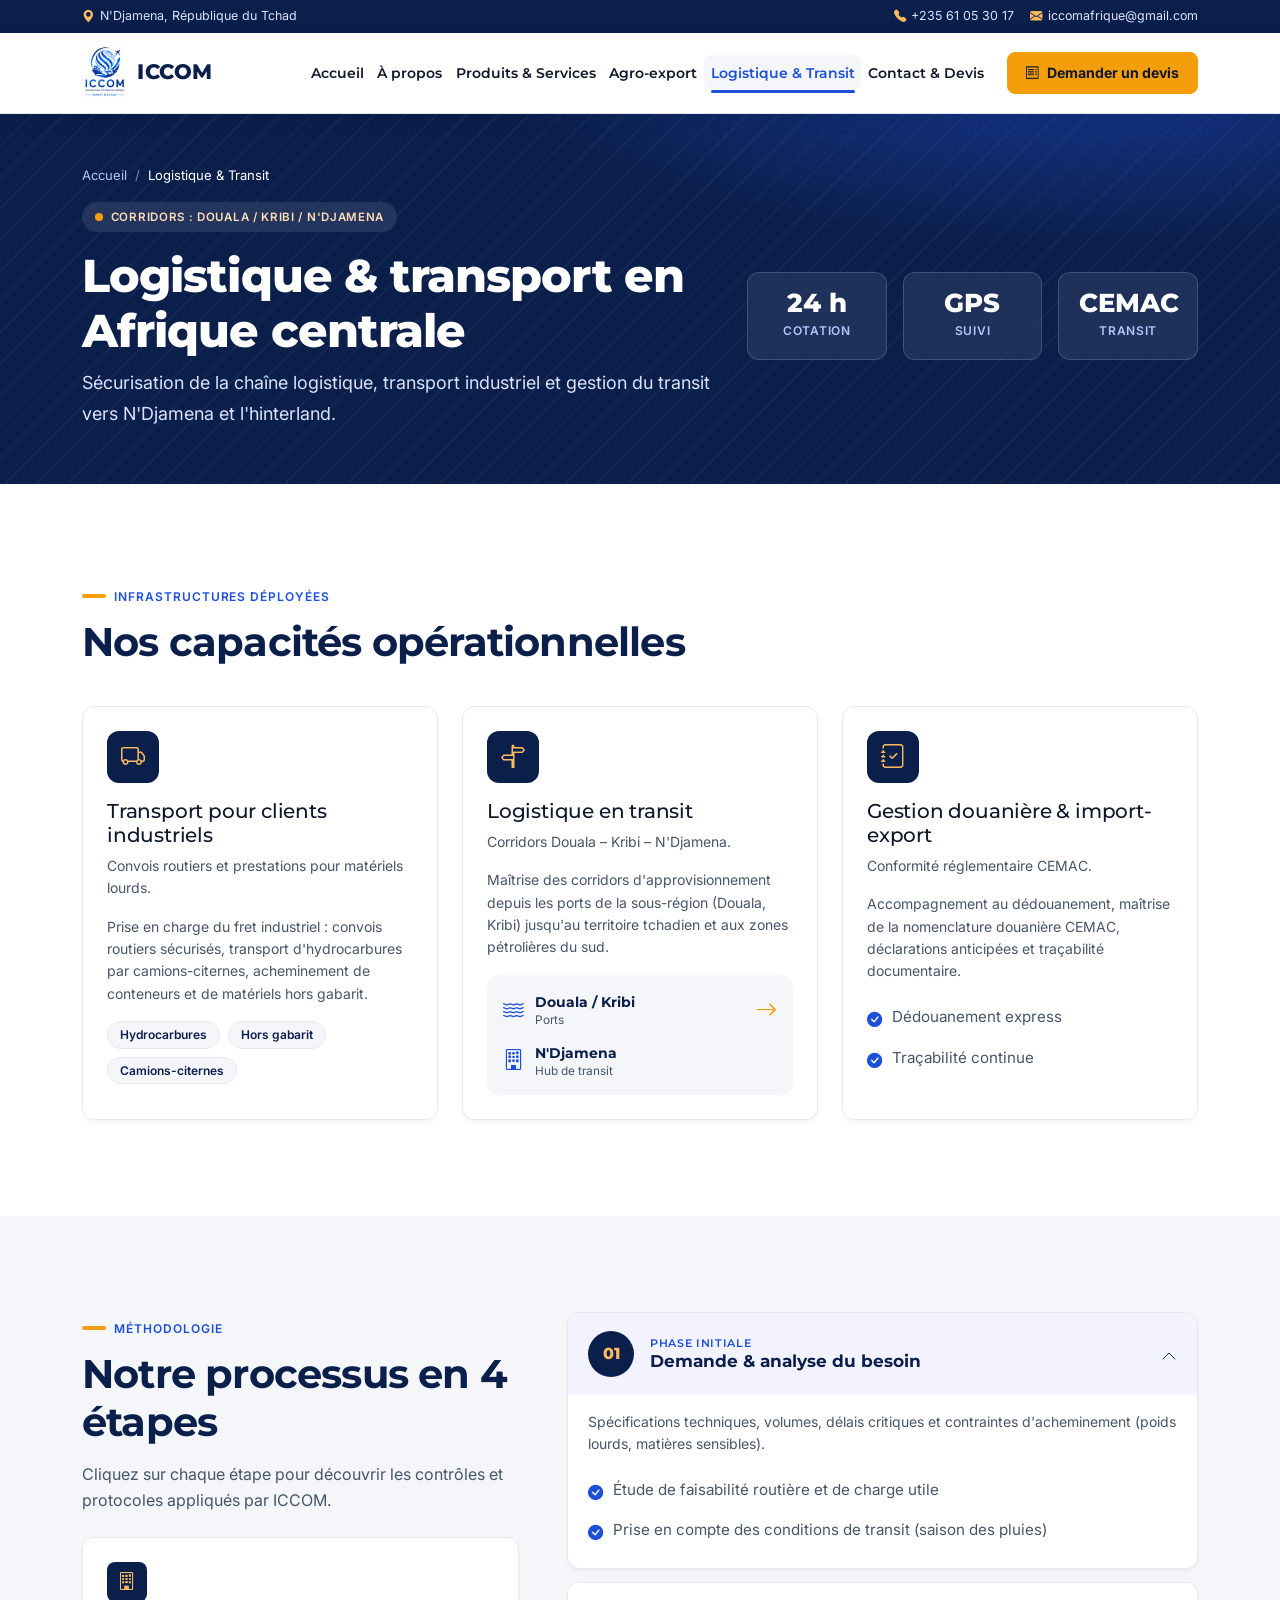
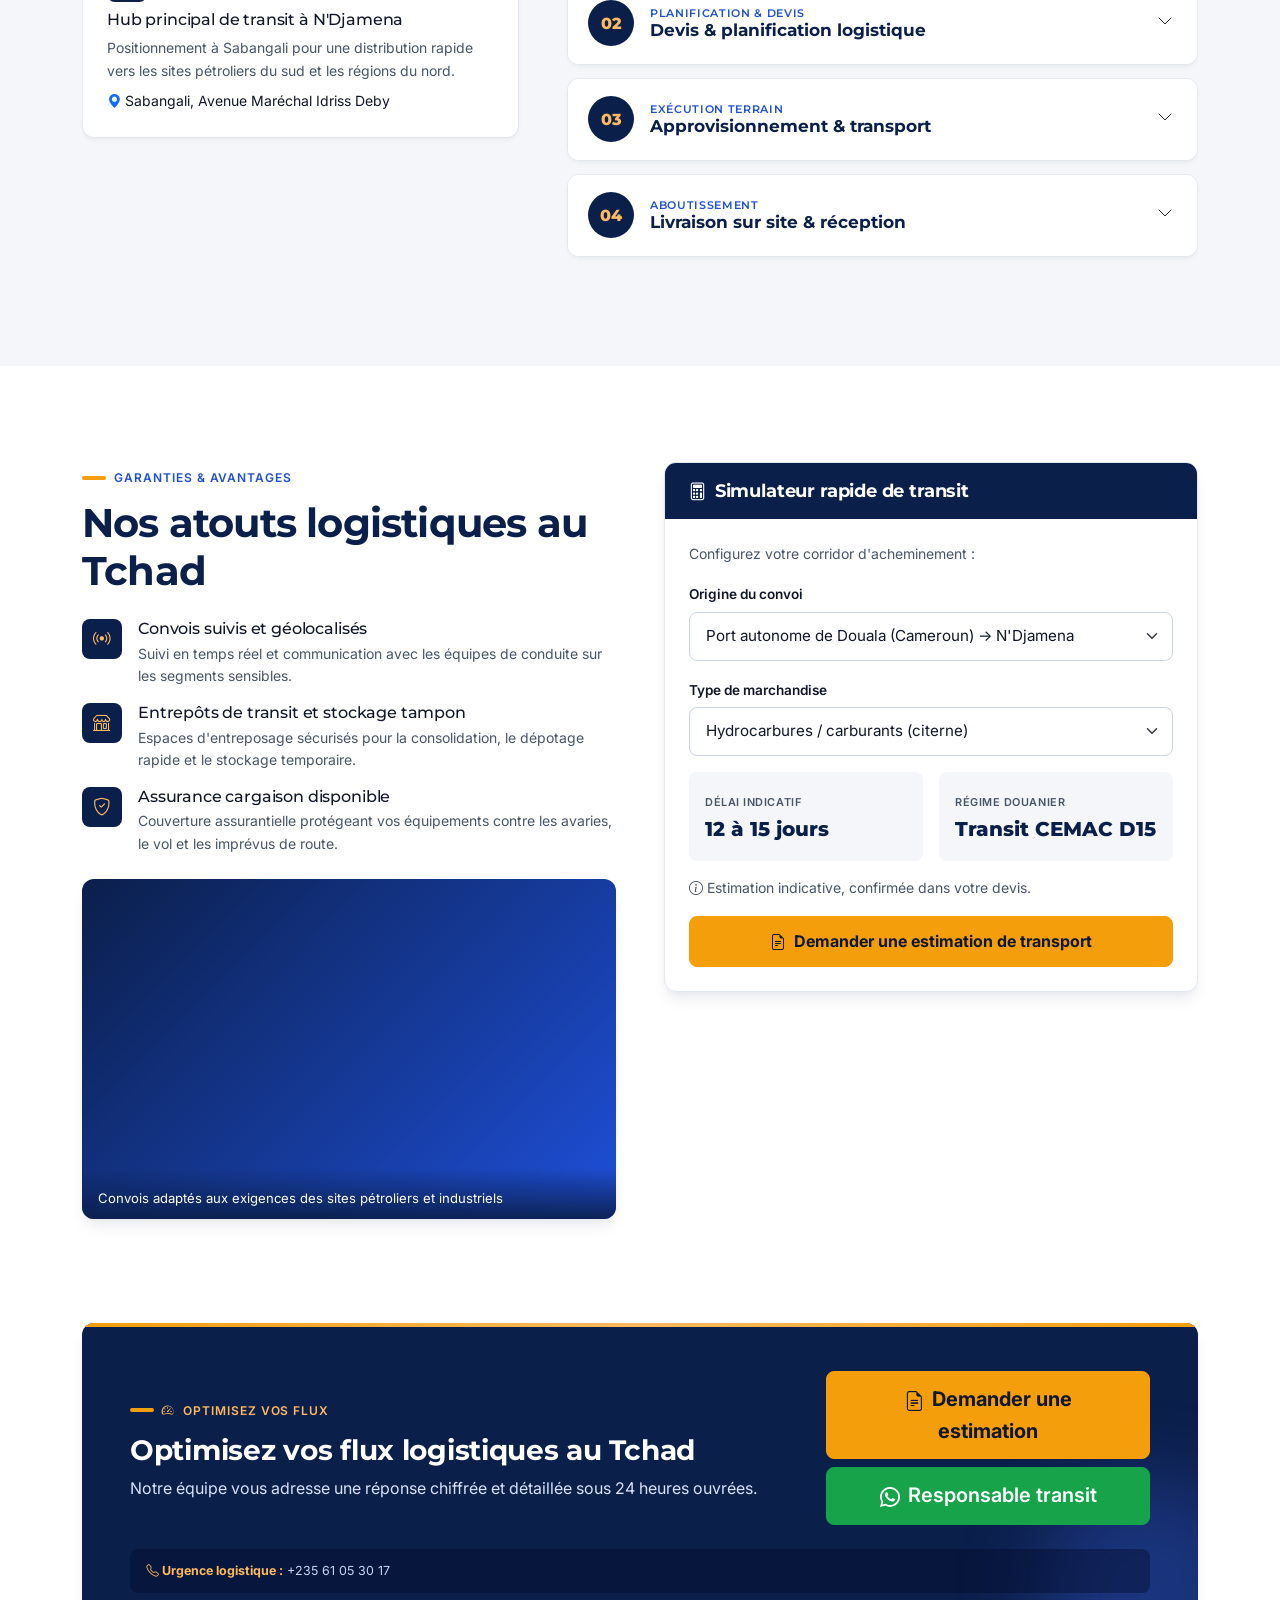
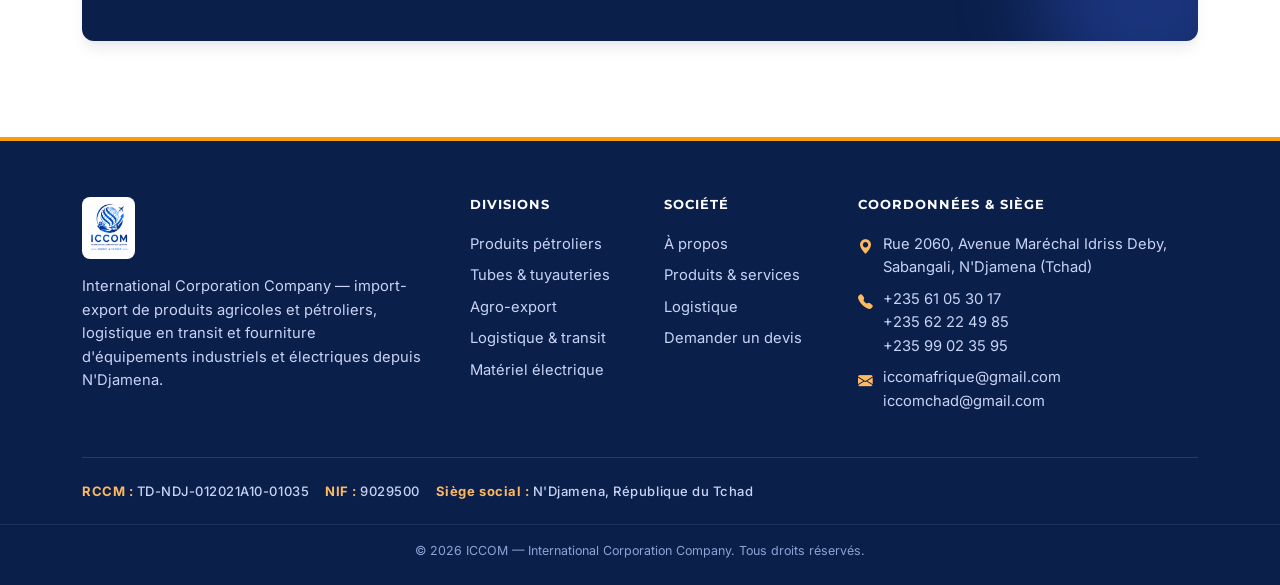
<file: logistique.html>
<!DOCTYPE html>
<html lang="fr">
<head>
<meta charset="utf-8">
<meta name="viewport" content="width=device-width, initial-scale=1">
<title>Logistique & Transit — Transport industriel et dédouanement | ICCOM</title>
<meta name="description" content="Logistique et transport pour clients industriels : convois routiers, transport d'hydrocarbures, transit Douala – Kribi – N'Djamena, gestion douanière CEMAC.">
<meta name="theme-color" content="#0B1F4B">
<meta property="og:title" content="Logistique & Transit — Transport industriel et dédouanement | ICCOM">
<meta property="og:description" content="Logistique et transport pour clients industriels : convois routiers, transport d'hydrocarbures, transit Douala – Kribi – N'Djamena, gestion douanière CEMAC.">
<meta property="og:type" content="website">
<link rel="icon" type="image/png" href="assets/img/logo.png">
<link rel="preconnect" href="https://fonts.googleapis.com">
<link rel="preconnect" href="https://fonts.gstatic.com" crossorigin>
<link href="https://fonts.googleapis.com/css2?family=Inter:wght@400;500;600;700&family=Montserrat:wght@600;700;800&display=swap" rel="stylesheet">
<link href="assets/vendor/bootstrap/bootstrap.min.css" rel="stylesheet">
<link href="assets/vendor/bootstrap-icons/bootstrap-icons.min.css" rel="stylesheet">
<link href="assets/css/style.css" rel="stylesheet">
<link href="assets/css/images.css" rel="stylesheet">
</head>
<body>
<a class="skip-link" href="#contenu">Aller au contenu</a>
<div class="topbar d-none d-sm-block">
  <div class="container d-flex justify-content-between align-items-center gap-3 flex-wrap">
    <span><i class="bi bi-geo-alt-fill"></i>N'Djamena, République du Tchad</span>
    <span class="d-flex gap-3 flex-wrap">
      <a href="tel:+23561053017"><i class="bi bi-telephone-fill"></i>+235 61 05 30 17</a>
      <a href="mailto:iccomafrique@gmail.com" class="d-none d-md-inline"><i class="bi bi-envelope-fill"></i>iccomafrique@gmail.com</a>
    </span>
  </div>
</div>
<header class="site-header">
  <nav class="navbar navbar-expand-xl" aria-label="Navigation principale">
    <div class="container">
      <a class="brand" href="index.html" aria-label="ICCOM — accueil">
        <img src="assets/img/logo.png" alt="Logo ICCOM" width="44" height="54">
        <span class="brand-text"><strong>ICCOM</strong><small>International Corporation</small></span>
      </a>
      <div class="d-flex align-items-center gap-2 d-xl-none ms-auto">
        <a class="btn btn-amber btn-sm px-3" href="contact.html#formulaire"><i class="bi bi-receipt me-1"></i>Devis</a>
        <button class="navbar-toggler" type="button" data-bs-toggle="offcanvas" data-bs-target="#menuMobile" aria-controls="menuMobile" aria-label="Ouvrir le menu">
          <i class="bi bi-list fs-2 text-navy" style="color:var(--navy)"></i>
        </button>
      </div>
      <div class="offcanvas offcanvas-end" tabindex="-1" id="menuMobile" aria-labelledby="menuMobileLabel">
        <div class="offcanvas-header d-xl-none">
          <h2 class="offcanvas-title h5 m-0" id="menuMobileLabel">Navigation</h2>
          <button type="button" class="btn-close" data-bs-dismiss="offcanvas" aria-label="Fermer"></button>
        </div>
        <div class="offcanvas-body d-flex flex-column flex-xl-row align-items-xl-center">
          <ul class="navbar-nav ms-xl-auto mb-3 mb-xl-0 me-xl-3">
<li class="nav-item"><a class="nav-link" href="index.html"><i class="bi bi-house-door d-xl-none"></i>Accueil</a></li>
<li class="nav-item"><a class="nav-link" href="a-propos.html"><i class="bi bi-buildings d-xl-none"></i>À propos</a></li>
<li class="nav-item"><a class="nav-link" href="produits-services.html"><i class="bi bi-box-seam d-xl-none"></i>Produits & Services</a></li>
<li class="nav-item"><a class="nav-link" href="agro-export.html"><i class="bi bi-flower2 d-xl-none"></i>Agro-export</a></li>
<li class="nav-item"><a class="nav-link active" href="logistique.html" aria-current="page"><i class="bi bi-truck d-xl-none"></i>Logistique & Transit</a></li>
<li class="nav-item"><a class="nav-link" href="contact.html"><i class="bi bi-file-earmark-text d-xl-none"></i>Contact & Devis</a></li>
          </ul>
          <a class="btn btn-amber d-none d-xl-inline-flex align-items-center gap-2" href="contact.html#formulaire"><i class="bi bi-receipt"></i>Demander un devis</a>
          <div class="offcanvas-urgence mt-auto d-xl-none">
            <span class="eyebrow mb-1">Assistance d'urgence</span><br>
            <a class="fw-bold fs-5" href="tel:+23561053017">+235 61 05 30 17</a>
            <div class="small text-slate mt-1">N'Djamena, République du Tchad</div>
          </div>
        </div>
      </div>
    </div>
  </nav>
</header>
<main id="contenu">
<section class="page-hero">
  <div class="container">
    <nav aria-label="Fil d'Ariane"><ol class="breadcrumb">
      <li class="breadcrumb-item"><a href="index.html">Accueil</a></li>
      <li class="breadcrumb-item active" aria-current="page">Logistique &amp; Transit</li>
    </ol></nav>
    <div class="row align-items-center g-4">
      <div class="col-lg-7">
        <span class="badge-live mb-3">Corridors : Douala / Kribi / N'Djamena</span>
        <h1>Logistique &amp; transport en Afrique centrale</h1>
        <p class="lead-b">Sécurisation de la chaîne logistique, transport industriel et gestion du transit vers N'Djamena et l'hinterland.</p>
      </div>
      <div class="col-lg-5"><div class="row g-3">
        <div class="col-4"><div class="stat-card"><strong>24 h</strong><span>Cotation</span></div></div>
        <div class="col-4"><div class="stat-card"><strong>GPS</strong><span>Suivi</span></div></div>
        <div class="col-4"><div class="stat-card"><strong>CEMAC</strong><span>Transit</span></div></div>
      </div></div>
    </div>
  </div>
</section>

<section class="section">
  <div class="container">
    <div class="section-head reveal">
      <span class="eyebrow">Infrastructures déployées</span>
      <h2 class="headline-lg">Nos capacités opérationnelles</h2>
    </div>
    <div class="row g-4">
      <div class="col-lg-4 reveal"><div class="card-x card-pad">
        <span class="icon-box navy mb-3"><i class="bi bi-truck"></i></span>
        <h3 class="h5">Transport pour clients industriels</h3>
        <p class="small text-slate">Convois routiers et prestations pour matériels lourds.</p>
        <p class="text-slate small">Prise en charge du fret industriel : convois routiers sécurisés, transport d'hydrocarbures par camions-citernes, acheminement de conteneurs et de matériels hors gabarit.</p>
        <div class="d-flex flex-wrap gap-2"><span class="pill">Hydrocarbures</span><span class="pill">Hors gabarit</span><span class="pill">Camions-citernes</span></div>
      </div></div>
      <div class="col-lg-4 reveal"><div class="card-x card-pad">
        <span class="icon-box navy mb-3"><i class="bi bi-signpost-split"></i></span>
        <h3 class="h5">Logistique en transit</h3>
        <p class="small text-slate">Corridors Douala – Kribi – N'Djamena.</p>
        <p class="text-slate small mb-3">Maîtrise des corridors d'approvisionnement depuis les ports de la sous-région (Douala, Kribi) jusqu'au territoire tchadien et aux zones pétrolières du sud.</p>
        <div class="route">
          <div class="node"><i class="bi bi-water"></i><span><strong>Douala / Kribi</strong><small>Ports</small></span></div>
          <i class="bi bi-arrow-right arrow"></i>
          <div class="node"><i class="bi bi-building"></i><span><strong>N'Djamena</strong><small>Hub de transit</small></span></div>
        </div>
      </div></div>
      <div class="col-lg-4 reveal"><div class="card-x card-pad">
        <span class="icon-box navy mb-3"><i class="bi bi-journal-check"></i></span>
        <h3 class="h5">Gestion douanière &amp; import-export</h3>
        <p class="small text-slate">Conformité réglementaire CEMAC.</p>
        <p class="text-slate small">Accompagnement au dédouanement, maîtrise de la nomenclature douanière CEMAC, déclarations anticipées et traçabilité documentaire.</p>
        <ul class="check-list"><li><i class="bi bi-check-circle-fill"></i>Dédouanement express</li><li><i class="bi bi-check-circle-fill"></i>Traçabilité continue</li></ul>
      </div></div>
    </div>
  </div>
</section>

<section class="section bg-wash">
  <div class="container">
    <div class="row g-4 g-lg-5 align-items-start">
      <div class="col-lg-5 reveal">
        <span class="eyebrow">Méthodologie</span>
        <h2 class="headline-lg mb-3">Notre processus en 4 étapes</h2>
        <p class="text-slate">Cliquez sur chaque étape pour découvrir les contrôles et protocoles appliqués par ICCOM.</p>
        <div class="card-x static card-pad mt-4">
          <span class="icon-box navy sm mb-2"><i class="bi bi-building"></i></span>
          <h3 class="h6">Hub principal de transit à N'Djamena</h3>
          <p class="small text-slate mb-2">Positionnement à Sabangali pour une distribution rapide vers les sites pétroliers du sud et les régions du nord.</p>
          <div class="small"><i class="bi bi-geo-alt-fill text-primary me-1"></i>Sabangali, Avenue Maréchal Idriss Deby</div>
        </div>
      </div>
      <div class="col-lg-7 reveal">
        <div class="accordion steps" id="steps">
          <div class="accordion-item">
            <h3 class="accordion-header"><button class="accordion-button" type="button" data-bs-toggle="collapse" data-bs-target="#s1" aria-expanded="true" aria-controls="s1">
              <span class="step-num">01</span><span><small class="phase">Phase initiale</small><span class="step-title">Demande &amp; analyse du besoin</span></span></button></h3>
            <div id="s1" class="accordion-collapse collapse show" data-bs-parent="#steps"><div class="accordion-body">
              <p class="text-slate small">Spécifications techniques, volumes, délais critiques et contraintes d'acheminement (poids lourds, matières sensibles).</p>
              <ul class="check-list"><li><i class="bi bi-check-circle-fill"></i>Étude de faisabilité routière et de charge utile</li><li><i class="bi bi-check-circle-fill"></i>Prise en compte des conditions de transit (saison des pluies)</li></ul>
            </div></div>
          </div>
          <div class="accordion-item">
            <h3 class="accordion-header"><button class="accordion-button collapsed" type="button" data-bs-toggle="collapse" data-bs-target="#s2" aria-expanded="false" aria-controls="s2">
              <span class="step-num">02</span><span><small class="phase">Planification &amp; devis</small><span class="step-title">Devis &amp; planification logistique</span></span></button></h3>
            <div id="s2" class="accordion-collapse collapse" data-bs-parent="#steps"><div class="accordion-body">
              <p class="text-slate small">Offre tarifaire transmise sous 24 h ouvrées, choix du corridor optimal et validation préalable des formalités douanières CEMAC.</p>
              <ul class="check-list"><li><i class="bi bi-check-circle-fill"></i>Calcul transparent des droits et frais de passage</li><li><i class="bi bi-check-circle-fill"></i>Organisation des escortes et des créneaux frontaliers</li></ul>
            </div></div>
          </div>
          <div class="accordion-item">
            <h3 class="accordion-header"><button class="accordion-button collapsed" type="button" data-bs-toggle="collapse" data-bs-target="#s3" aria-expanded="false" aria-controls="s3">
              <span class="step-num">03</span><span><small class="phase">Exécution terrain</small><span class="step-title">Approvisionnement &amp; transport</span></span></button></h3>
            <div id="s3" class="accordion-collapse collapse" data-bs-parent="#steps"><div class="accordion-body">
              <p class="text-slate small">Affrètement, chargement sécurisé, suivi rigoureux et gestion coordonnée des escales routières.</p>
              <ul class="check-list"><li><i class="bi bi-check-circle-fill"></i>Suivi GPS des remorques avec alertes d'arrêt non planifié</li><li><i class="bi bi-check-circle-fill"></i>Point de situation régulier transmis au client</li></ul>
            </div></div>
          </div>
          <div class="accordion-item">
            <h3 class="accordion-header"><button class="accordion-button collapsed" type="button" data-bs-toggle="collapse" data-bs-target="#s4" aria-expanded="false" aria-controls="s4">
              <span class="step-num">04</span><span><small class="phase">Aboutissement</small><span class="step-title">Livraison sur site &amp; réception</span></span></button></h3>
            <div id="s4" class="accordion-collapse collapse" data-bs-parent="#steps"><div class="accordion-body">
              <p class="text-slate small">Déchargement encadré sur base-vie ou plateforme industrielle, bordereaux de livraison conformes et contrôle qualité à la réception.</p>
              <ul class="check-list"><li><i class="bi bi-check-circle-fill"></i>Signature conjointe du procès-verbal de conformité</li><li><i class="bi bi-check-circle-fill"></i>Clôture des formalités douanières</li></ul>
            </div></div>
          </div>
        </div>
      </div>
    </div>
  </div>
</section>

<section class="section">
  <div class="container">
    <div class="row g-4 g-lg-5">
      <div class="col-lg-6 reveal">
        <span class="eyebrow">Garanties &amp; avantages</span>
        <h2 class="headline-lg mb-4">Nos atouts logistiques au Tchad</h2>
        <div class="d-grid gap-3">
          <div class="d-flex gap-3"><span class="icon-box sm navy"><i class="bi bi-broadcast"></i></span><div><h3 class="h6 mb-1">Convois suivis et géolocalisés</h3><p class="small text-slate mb-0">Suivi en temps réel et communication avec les équipes de conduite sur les segments sensibles.</p></div></div>
          <div class="d-flex gap-3"><span class="icon-box sm navy"><i class="bi bi-shop"></i></span><div><h3 class="h6 mb-1">Entrepôts de transit et stockage tampon</h3><p class="small text-slate mb-0">Espaces d'entreposage sécurisés pour la consolidation, le dépotage rapide et le stockage temporaire.</p></div></div>
          <div class="d-flex gap-3"><span class="icon-box sm navy"><i class="bi bi-shield-check"></i></span><div><h3 class="h6 mb-1">Assurance cargaison disponible</h3><p class="small text-slate mb-0">Couverture assurantielle protégeant vos équipements contre les avaries, le vol et les imprévus de route.</p></div></div>
        </div>
        <figure class="figure-img img-bg img-l-convoy mt-4" role="img" aria-label="Convoi de camions sur une route d'Afrique centrale"><figcaption>Convois adaptés aux exigences des sites pétroliers et industriels</figcaption></figure>
      </div>
      <div class="col-lg-6 reveal">
        <div class="sim">
          <div class="sim-head"><h3><i class="bi bi-calculator me-2"></i>Simulateur rapide de transit</h3></div>
          <div class="p-4">
            <p class="small text-slate">Configurez votre corridor d'acheminement :</p>
            <div class="mb-3"><label class="form-label" for="sim-origin">Origine du convoi</label>
              <select class="form-select" id="sim-origin">
                <option value="douala">Port autonome de Douala (Cameroun) → N'Djamena</option>
                <option value="kribi">Port en eau profonde de Kribi (Cameroun) → N'Djamena</option>
                <option value="interieur">Transit intérieur Tchad (Moundou / Doba / Sarh)</option>
              </select></div>
            <div class="mb-3"><label class="form-label" for="sim-goods">Type de marchandise</label>
              <select class="form-select" id="sim-goods">
                <option>Hydrocarbures / carburants (citerne)</option>
                <option>Conteneur standard 20' / 40'</option>
                <option>Équipements industriels lourds (hors gabarit)</option>
              </select></div>
            <div class="row g-3 mb-3">
              <div class="col-6"><div class="sim-result h-100"><small>Délai indicatif</small><div class="v" id="sim-delay">12 à 15 jours</div></div></div>
              <div class="col-6"><div class="sim-result h-100"><small>Régime douanier</small><div class="v" id="sim-regime">Transit CEMAC D15</div></div></div>
            </div>
            <p class="small text-slate"><i class="bi bi-info-circle me-1"></i>Estimation indicative, confirmée dans votre devis.</p>
            <a id="sim-link" class="btn btn-amber w-100" href="contact.html?produit=logistique#formulaire"><i class="bi bi-file-earmark-text me-2"></i>Demander une estimation de transport</a>
          </div>
        </div>
      </div>
    </div>
  </div>
</section>

<section class="section pt-0">
  <div class="container">
    <div class="cta-band reveal">
      <div class="row align-items-center g-4">
        <div class="col-lg-8"><span class="eyebrow on-dark"><i class="bi bi-speedometer2"></i>Optimisez vos flux</span>
          <h2 class="headline-md">Optimisez vos flux logistiques au Tchad</h2>
          <p class="mb-0">Notre équipe vous adresse une réponse chiffrée et détaillée sous 24 heures ouvrées.</p></div>
        <div class="col-lg-4 d-grid gap-2">
          <a class="btn btn-amber btn-lg" href="contact.html?produit=logistique#formulaire"><i class="bi bi-file-earmark-text me-2"></i>Demander une estimation</a>
          <a class="btn btn-whatsapp btn-lg" href="https://wa.me/23561053017" target="_blank" rel="noopener"><i class="bi bi-whatsapp me-2"></i>Responsable transit</a>
        </div>
      </div>
      <div class="legal-chip mt-4"><strong><i class="bi bi-telephone me-1"></i>Urgence logistique :</strong> +235 61 05 30 17</div>
    </div>
  </div>
</section>
</main>
<footer class="site-footer">
  <div class="container">
    <div class="row g-4 g-lg-5">
      <div class="col-lg-4">
        <img class="footer-logo mb-3" src="assets/img/logo.png" alt="Logo ICCOM">
        <p>International Corporation Company — import-export de produits agricoles et pétroliers, logistique en transit et fourniture d'équipements industriels et électriques depuis N'Djamena.</p>
      </div>
      <div class="col-6 col-lg-2">
        <h4>Divisions</h4>
        <ul>
          <li><a href="produits-services.html#petrole">Produits pétroliers</a></li>
          <li><a href="produits-services.html#forage">Tubes &amp; tuyauteries</a></li>
          <li><a href="agro-export.html">Agro-export</a></li>
          <li><a href="logistique.html">Logistique &amp; transit</a></li>
          <li><a href="produits-services.html#electrique">Matériel électrique</a></li>
        </ul>
      </div>
      <div class="col-6 col-lg-2">
        <h4>Société</h4>
        <ul>
          <li><a href="a-propos.html">À propos</a></li>
          <li><a href="produits-services.html">Produits &amp; services</a></li>
          <li><a href="logistique.html">Logistique</a></li>
          <li><a href="contact.html#formulaire">Demander un devis</a></li>
        </ul>
      </div>
      <div class="col-lg-4">
        <h4>Coordonnées &amp; siège</h4>
        <ul class="contact">
          <li><i class="bi bi-geo-alt-fill"></i><span>Rue 2060, Avenue Maréchal Idriss Deby, Sabangali, N'Djamena (Tchad)</span></li>
          <li><i class="bi bi-telephone-fill"></i><span><a href="tel:+23561053017">+235 61 05 30 17</a><br><a href="tel:+23562224985">+235 62 22 49 85</a><br><a href="tel:+23599023595">+235 99 02 35 95</a></span></li>
          <li><i class="bi bi-envelope-fill"></i><span><a href="mailto:iccomafrique@gmail.com">iccomafrique@gmail.com</a><br><a href="mailto:iccomchad@gmail.com">iccomchad@gmail.com</a></span></li>
        </ul>
      </div>
    </div>
    <div class="statutory d-flex flex-wrap gap-3 code-font">
      <span><span class="lbl">RCCM :</span> TD-NDJ-012021A10-01035</span>
      <span><span class="lbl">NIF :</span> 9029500</span>
      <span><span class="lbl">Siège social :</span> N'Djamena, République du Tchad</span>
    </div>
  </div>
  <div class="copyright"><div class="container">© <span id="year">2026</span> ICCOM — International Corporation Company. Tous droits réservés.</div></div>
</footer>

<div class="mobile-bar d-lg-none" role="navigation" aria-label="Actions rapides">
  <a class="btn btn-navy" href="tel:+23561053017"><i class="bi bi-telephone-fill"></i>Appeler</a>
  <a class="btn btn-whatsapp" href="https://wa.me/23561053017" target="_blank" rel="noopener"><i class="bi bi-whatsapp"></i>WhatsApp</a>
  <a class="btn btn-amber sq" href="contact.html#formulaire" aria-label="Demander un devis"><i class="bi bi-file-earmark-text"></i></a>
</div>

<script src="assets/vendor/bootstrap/bootstrap.bundle.min.js"></script>
<script src="assets/js/main.js"></script>
<script>document.getElementById('year').textContent=new Date().getFullYear();</script>
</body>
</html>
</file>
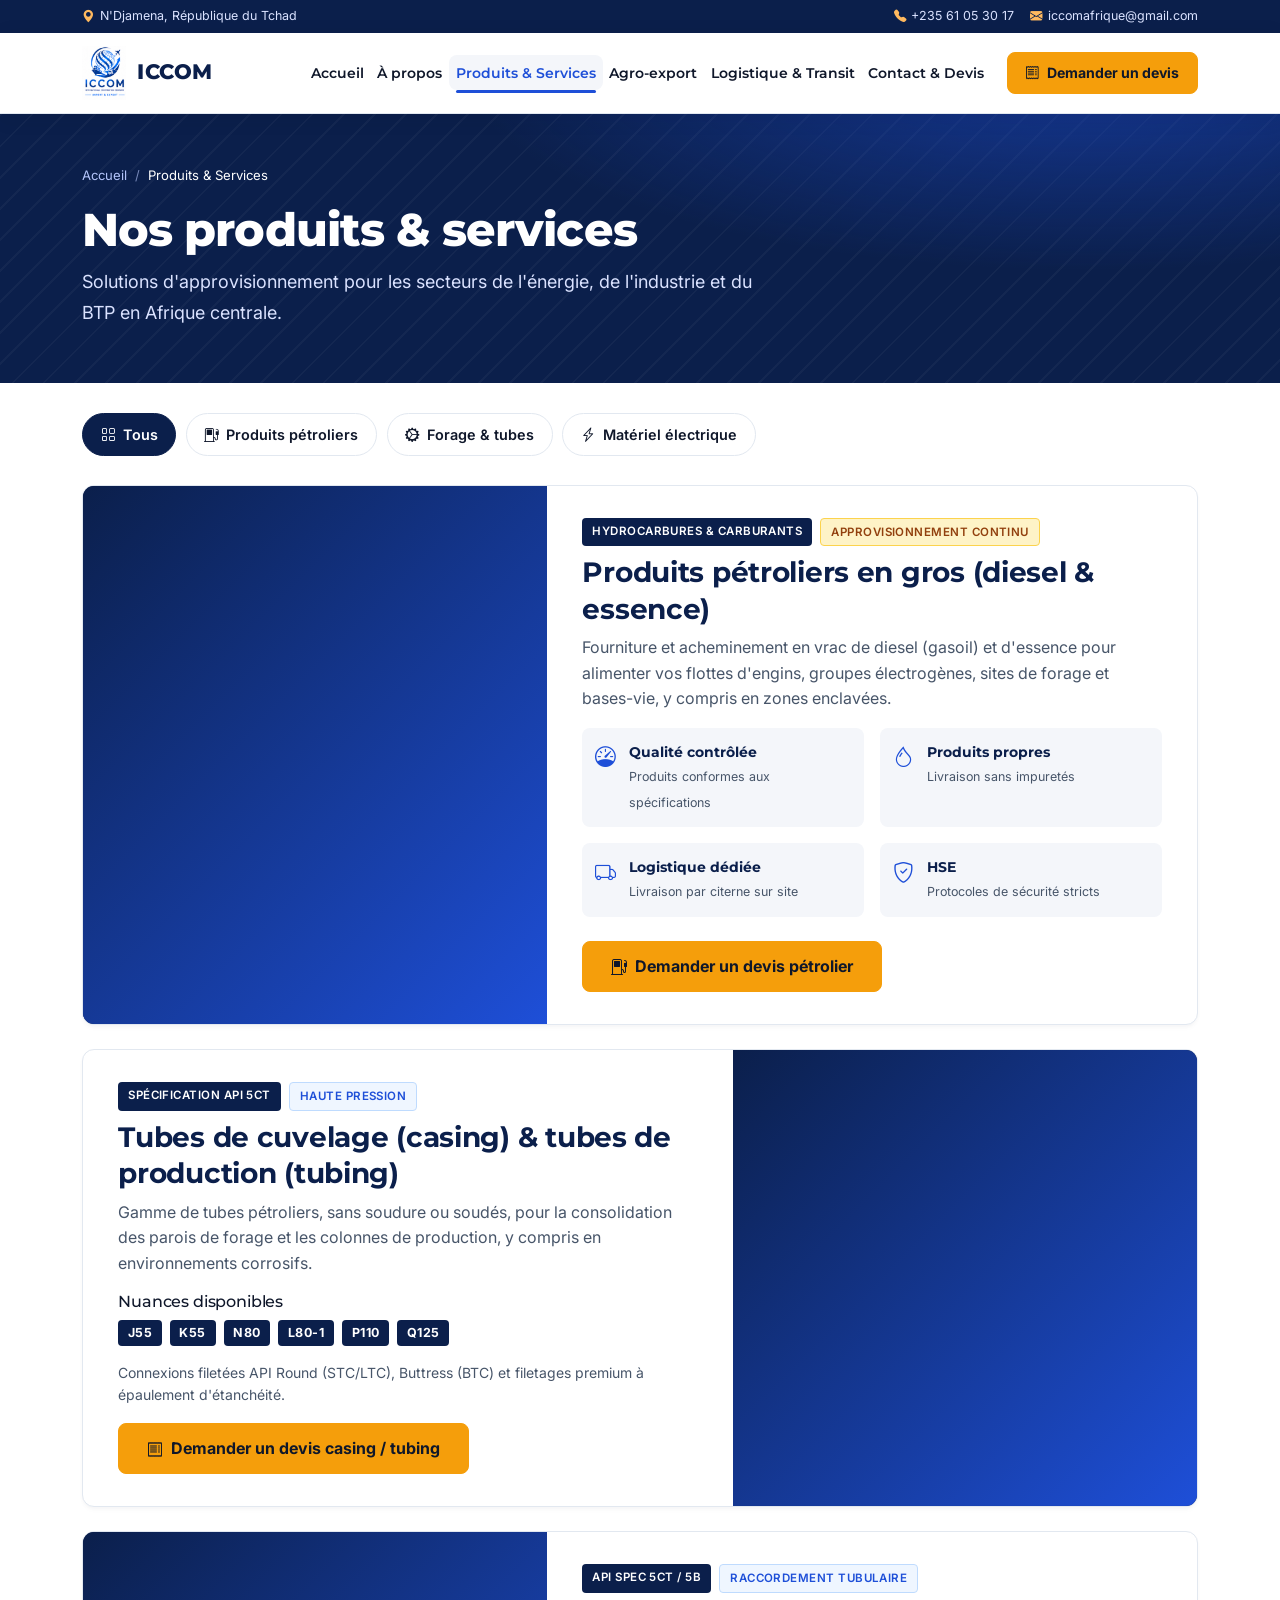
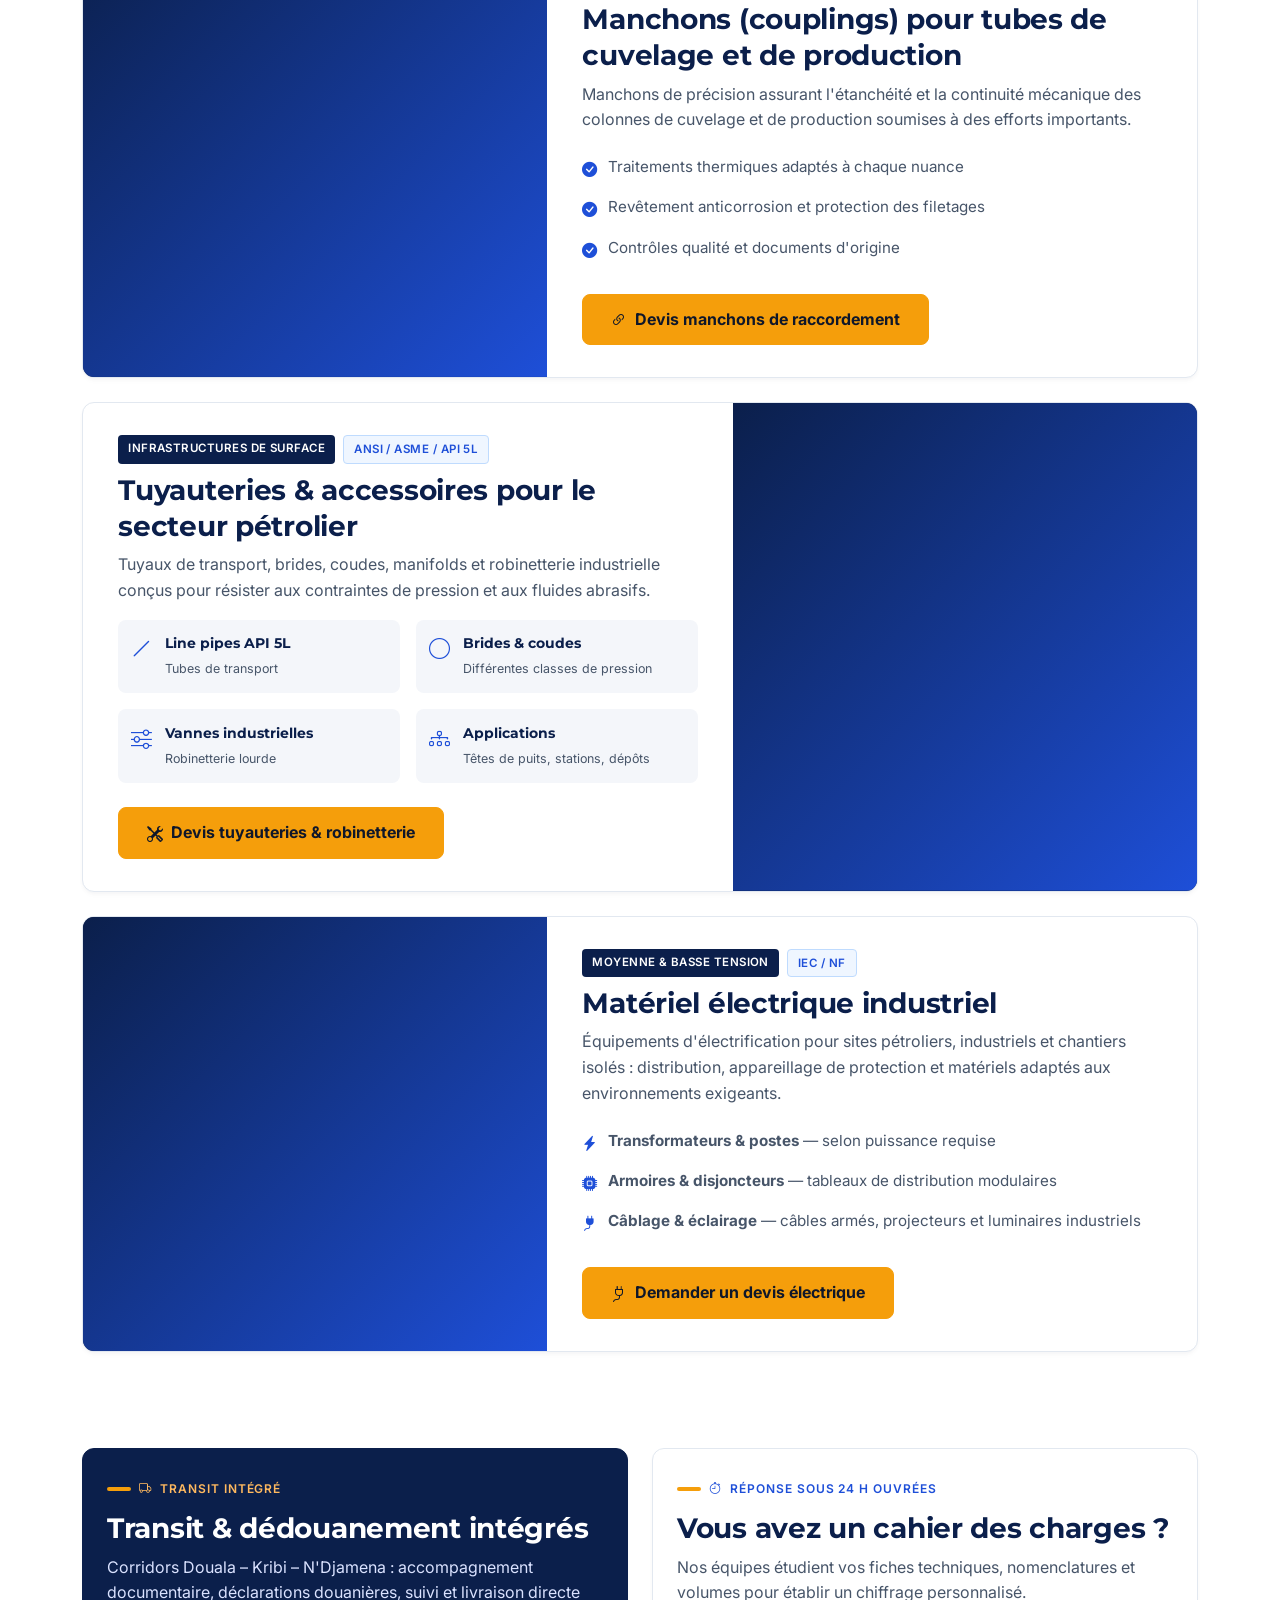
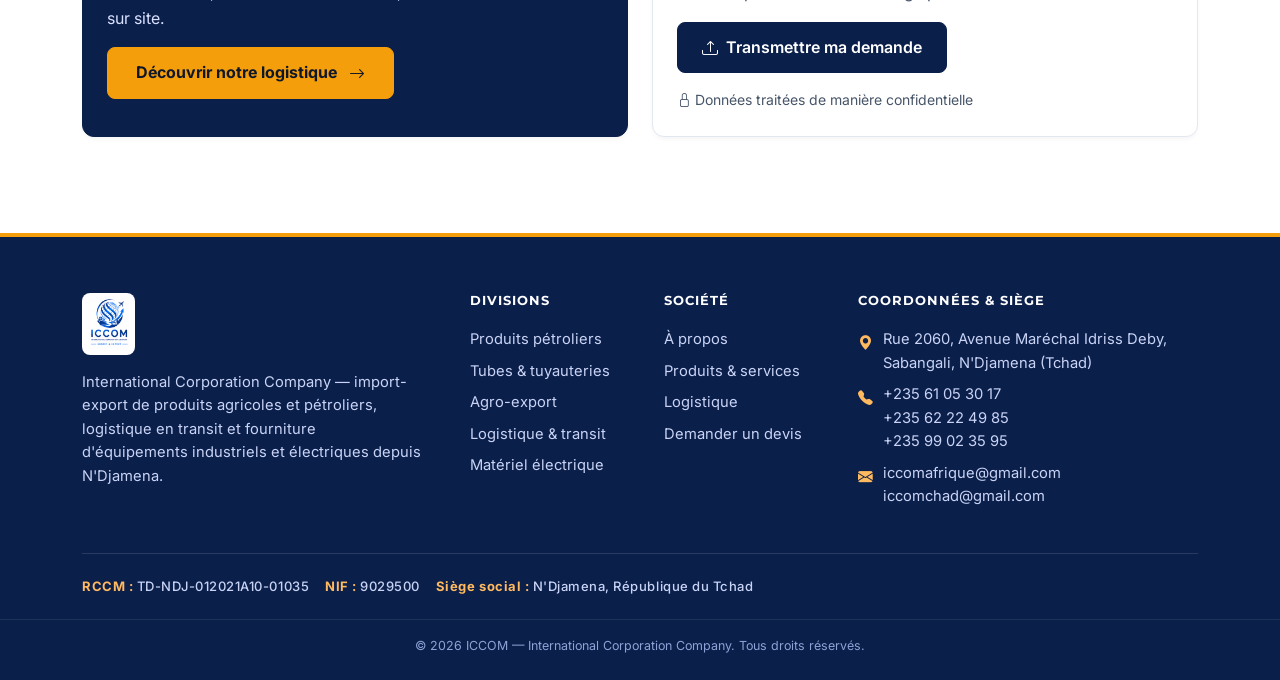
<file: produits-services.html>
<!DOCTYPE html>
<html lang="fr">
<head>
<meta charset="utf-8">
<meta name="viewport" content="width=device-width, initial-scale=1">
<title>Produits & Services — Produits pétroliers, tubes, matériel électrique | ICCOM</title>
<meta name="description" content="Diesel et essence en gros, tubes de cuvelage et de production, manchons, tuyauteries et accessoires pétroliers, matériel électrique industriel. Devis sous 24 h.">
<meta name="theme-color" content="#0B1F4B">
<meta property="og:title" content="Produits & Services — Produits pétroliers, tubes, matériel électrique | ICCOM">
<meta property="og:description" content="Diesel et essence en gros, tubes de cuvelage et de production, manchons, tuyauteries et accessoires pétroliers, matériel électrique industriel. Devis sous 24 h.">
<meta property="og:type" content="website">
<link rel="icon" type="image/png" href="assets/img/logo.png">
<link rel="preconnect" href="https://fonts.googleapis.com">
<link rel="preconnect" href="https://fonts.gstatic.com" crossorigin>
<link href="https://fonts.googleapis.com/css2?family=Inter:wght@400;500;600;700&family=Montserrat:wght@600;700;800&display=swap" rel="stylesheet">
<link href="assets/vendor/bootstrap/bootstrap.min.css" rel="stylesheet">
<link href="assets/vendor/bootstrap-icons/bootstrap-icons.min.css" rel="stylesheet">
<link href="assets/css/style.css" rel="stylesheet">
<link href="assets/css/images.css" rel="stylesheet">
</head>
<body>
<a class="skip-link" href="#contenu">Aller au contenu</a>
<div class="topbar d-none d-sm-block">
  <div class="container d-flex justify-content-between align-items-center gap-3 flex-wrap">
    <span><i class="bi bi-geo-alt-fill"></i>N'Djamena, République du Tchad</span>
    <span class="d-flex gap-3 flex-wrap">
      <a href="tel:+23561053017"><i class="bi bi-telephone-fill"></i>+235 61 05 30 17</a>
      <a href="mailto:iccomafrique@gmail.com" class="d-none d-md-inline"><i class="bi bi-envelope-fill"></i>iccomafrique@gmail.com</a>
    </span>
  </div>
</div>
<header class="site-header">
  <nav class="navbar navbar-expand-xl" aria-label="Navigation principale">
    <div class="container">
      <a class="brand" href="index.html" aria-label="ICCOM — accueil">
        <img src="assets/img/logo.png" alt="Logo ICCOM" width="44" height="54">
        <span class="brand-text"><strong>ICCOM</strong><small>International Corporation</small></span>
      </a>
      <div class="d-flex align-items-center gap-2 d-xl-none ms-auto">
        <a class="btn btn-amber btn-sm px-3" href="contact.html#formulaire"><i class="bi bi-receipt me-1"></i>Devis</a>
        <button class="navbar-toggler" type="button" data-bs-toggle="offcanvas" data-bs-target="#menuMobile" aria-controls="menuMobile" aria-label="Ouvrir le menu">
          <i class="bi bi-list fs-2 text-navy" style="color:var(--navy)"></i>
        </button>
      </div>
      <div class="offcanvas offcanvas-end" tabindex="-1" id="menuMobile" aria-labelledby="menuMobileLabel">
        <div class="offcanvas-header d-xl-none">
          <h2 class="offcanvas-title h5 m-0" id="menuMobileLabel">Navigation</h2>
          <button type="button" class="btn-close" data-bs-dismiss="offcanvas" aria-label="Fermer"></button>
        </div>
        <div class="offcanvas-body d-flex flex-column flex-xl-row align-items-xl-center">
          <ul class="navbar-nav ms-xl-auto mb-3 mb-xl-0 me-xl-3">
<li class="nav-item"><a class="nav-link" href="index.html"><i class="bi bi-house-door d-xl-none"></i>Accueil</a></li>
<li class="nav-item"><a class="nav-link" href="a-propos.html"><i class="bi bi-buildings d-xl-none"></i>À propos</a></li>
<li class="nav-item"><a class="nav-link active" href="produits-services.html" aria-current="page"><i class="bi bi-box-seam d-xl-none"></i>Produits & Services</a></li>
<li class="nav-item"><a class="nav-link" href="agro-export.html"><i class="bi bi-flower2 d-xl-none"></i>Agro-export</a></li>
<li class="nav-item"><a class="nav-link" href="logistique.html"><i class="bi bi-truck d-xl-none"></i>Logistique & Transit</a></li>
<li class="nav-item"><a class="nav-link" href="contact.html"><i class="bi bi-file-earmark-text d-xl-none"></i>Contact & Devis</a></li>
          </ul>
          <a class="btn btn-amber d-none d-xl-inline-flex align-items-center gap-2" href="contact.html#formulaire"><i class="bi bi-receipt"></i>Demander un devis</a>
          <div class="offcanvas-urgence mt-auto d-xl-none">
            <span class="eyebrow mb-1">Assistance d'urgence</span><br>
            <a class="fw-bold fs-5" href="tel:+23561053017">+235 61 05 30 17</a>
            <div class="small text-slate mt-1">N'Djamena, République du Tchad</div>
          </div>
        </div>
      </div>
    </div>
  </nav>
</header>
<main id="contenu">
<section class="page-hero">
  <div class="container">
    <nav aria-label="Fil d'Ariane"><ol class="breadcrumb">
      <li class="breadcrumb-item"><a href="index.html">Accueil</a></li>
      <li class="breadcrumb-item active" aria-current="page">Produits & Services</li>
    </ol></nav>
    <h1>Nos produits &amp; services</h1>
    <p class="lead-b">Solutions d'approvisionnement pour les secteurs de l'énergie, de l'industrie et du BTP en Afrique centrale.</p>
  </div>
</section>
<section class="pt-4 pb-0">
  <div class="container">
    <div class="filter-bar" id="filter-bar" role="group" aria-label="Filtrer les produits">
      <button class="filter-btn active" type="button" data-filter="tous" aria-pressed="true"><i class="bi bi-grid"></i>Tous</button>
      <button class="filter-btn" type="button" data-filter="petrole" aria-pressed="false"><i class="bi bi-fuel-pump"></i>Produits pétroliers</button>
      <button class="filter-btn" type="button" data-filter="forage" aria-pressed="false"><i class="bi bi-gear-wide-connected"></i>Forage &amp; tubes</button>
      <button class="filter-btn" type="button" data-filter="electrique" aria-pressed="false"><i class="bi bi-lightning-charge"></i>Matériel électrique</button>
    </div>
  </div>
</section>

<section class="section pt-3">
  <div class="container d-grid gap-4">

    <article class="card-x static product" data-cat="petrole">
      <div class="p-media img-bg img-p-fuel" role="img" aria-label="Flotte de citernes en dépotage de diesel"></div>
      <div class="p-body">
        <div class="d-flex gap-2 flex-wrap mb-2"><span class="tag tag-navy">Hydrocarbures &amp; carburants</span><span class="tag tag-amber">Approvisionnement continu</span></div>
        <h2 class="headline-md">Produits pétroliers en gros (diesel &amp; essence)</h2>
        <p class="text-slate">Fourniture et acheminement en vrac de diesel (gasoil) et d'essence pour alimenter vos flottes d'engins, groupes électrogènes, sites de forage et bases-vie, y compris en zones enclavées.</p>
        <div class="row g-3 mb-4">
          <div class="col-sm-6"><div class="spec"><i class="bi bi-speedometer"></i><span><strong>Qualité contrôlée</strong><small>Produits conformes aux spécifications</small></span></div></div>
          <div class="col-sm-6"><div class="spec"><i class="bi bi-droplet"></i><span><strong>Produits propres</strong><small>Livraison sans impuretés</small></span></div></div>
          <div class="col-sm-6"><div class="spec"><i class="bi bi-truck"></i><span><strong>Logistique dédiée</strong><small>Livraison par citerne sur site</small></span></div></div>
          <div class="col-sm-6"><div class="spec"><i class="bi bi-shield-check"></i><span><strong>HSE</strong><small>Protocoles de sécurité stricts</small></span></div></div>
        </div>
        <a class="btn btn-amber" href="contact.html?produit=petrole#formulaire"><i class="bi bi-fuel-pump me-2"></i>Demander un devis pétrolier</a>
      </div>
    </article>

    <article class="card-x static product flip" data-cat="forage">
      <div class="p-media img-bg img-p-casing" role="img" aria-label="Tubes de cuvelage et de production"></div>
      <div class="p-body">
        <div class="d-flex gap-2 flex-wrap mb-2"><span class="tag tag-navy">Spécification API 5CT</span><span class="tag tag-blue">Haute pression</span></div>
        <h2 class="headline-md">Tubes de cuvelage (casing) &amp; tubes de production (tubing)</h2>
        <p class="text-slate">Gamme de tubes pétroliers, sans soudure ou soudés, pour la consolidation des parois de forage et les colonnes de production, y compris en environnements corrosifs.</p>
        <h3 class="h6 mb-2">Nuances disponibles</h3>
        <div class="d-flex flex-wrap gap-2 mb-3"><span class="grade">J55</span><span class="grade">K55</span><span class="grade">N80</span><span class="grade">L80-1</span><span class="grade">P110</span><span class="grade">Q125</span></div>
        <p class="text-slate small">Connexions filetées API Round (STC/LTC), Buttress (BTC) et filetages premium à épaulement d'étanchéité.</p>
        <a class="btn btn-amber" href="contact.html?produit=tubes#formulaire"><i class="bi bi-receipt me-2"></i>Demander un devis casing / tubing</a>
      </div>
    </article>

    <article class="card-x static product" data-cat="forage">
      <div class="p-media img-bg img-tubes" role="img" aria-label="Manchons et raccords tubulaires"></div>
      <div class="p-body">
        <div class="d-flex gap-2 flex-wrap mb-2"><span class="tag tag-navy">API Spec 5CT / 5B</span><span class="tag tag-blue">Raccordement tubulaire</span></div>
        <h2 class="headline-md">Manchons (couplings) pour tubes de cuvelage et de production</h2>
        <p class="text-slate">Manchons de précision assurant l'étanchéité et la continuité mécanique des colonnes de cuvelage et de production soumises à des efforts importants.</p>
        <ul class="check-list mb-4">
          <li><i class="bi bi-check-circle-fill"></i>Traitements thermiques adaptés à chaque nuance</li>
          <li><i class="bi bi-check-circle-fill"></i>Revêtement anticorrosion et protection des filetages</li>
          <li><i class="bi bi-check-circle-fill"></i>Contrôles qualité et documents d'origine</li>
        </ul>
        <a class="btn btn-amber" href="contact.html?produit=manchons#formulaire"><i class="bi bi-link-45deg me-2"></i>Devis manchons de raccordement</a>
      </div>
    </article>

    <article class="card-x static product flip" data-cat="forage">
      <div class="p-media img-bg img-p-pipes" role="img" aria-label="Tuyauteries, brides et robinetterie"></div>
      <div class="p-body">
        <div class="d-flex gap-2 flex-wrap mb-2"><span class="tag tag-navy">Infrastructures de surface</span><span class="tag tag-blue">ANSI / ASME / API 5L</span></div>
        <h2 class="headline-md">Tuyauteries &amp; accessoires pour le secteur pétrolier</h2>
        <p class="text-slate">Tuyaux de transport, brides, coudes, manifolds et robinetterie industrielle conçus pour résister aux contraintes de pression et aux fluides abrasifs.</p>
        <div class="row g-3 mb-4">
          <div class="col-sm-6"><div class="spec"><i class="bi bi-slash-lg"></i><span><strong>Line pipes API 5L</strong><small>Tubes de transport</small></span></div></div>
          <div class="col-sm-6"><div class="spec"><i class="bi bi-circle"></i><span><strong>Brides &amp; coudes</strong><small>Différentes classes de pression</small></span></div></div>
          <div class="col-sm-6"><div class="spec"><i class="bi bi-sliders"></i><span><strong>Vannes industrielles</strong><small>Robinetterie lourde</small></span></div></div>
          <div class="col-sm-6"><div class="spec"><i class="bi bi-diagram-3"></i><span><strong>Applications</strong><small>Têtes de puits, stations, dépôts</small></span></div></div>
        </div>
        <a class="btn btn-amber" href="contact.html?produit=manchons#formulaire"><i class="bi bi-tools me-2"></i>Devis tuyauteries &amp; robinetterie</a>
      </div>
    </article>

    <article class="card-x static product" data-cat="electrique">
      <div class="p-media img-bg img-p-elec" role="img" aria-label="Transformateur et câbles électriques industriels"></div>
      <div class="p-body">
        <div class="d-flex gap-2 flex-wrap mb-2"><span class="tag tag-navy">Moyenne &amp; basse tension</span><span class="tag tag-blue">IEC / NF</span></div>
        <h2 class="headline-md">Matériel électrique industriel</h2>
        <p class="text-slate">Équipements d'électrification pour sites pétroliers, industriels et chantiers isolés : distribution, appareillage de protection et matériels adaptés aux environnements exigeants.</p>
        <ul class="check-list mb-4">
          <li><i class="bi bi-lightning-charge-fill"></i><span><strong>Transformateurs &amp; postes</strong> — selon puissance requise</span></li>
          <li><i class="bi bi-cpu-fill"></i><span><strong>Armoires &amp; disjoncteurs</strong> — tableaux de distribution modulaires</span></li>
          <li><i class="bi bi-plug-fill"></i><span><strong>Câblage &amp; éclairage</strong> — câbles armés, projecteurs et luminaires industriels</span></li>
        </ul>
        <a class="btn btn-amber" href="contact.html?produit=electrique#formulaire"><i class="bi bi-plug me-2"></i>Demander un devis électrique</a>
      </div>
    </article>

    <p id="filter-empty" class="text-center text-slate" hidden>Aucun produit dans cette catégorie.</p>
  </div>
</section>

<section class="section pt-0">
  <div class="container">
    <div class="row g-4">
      <div class="col-lg-6 reveal"><div class="card-x static card-pad" style="background:var(--navy);border-color:var(--navy)">
        <span class="eyebrow on-dark"><i class="bi bi-truck"></i>Transit intégré</span>
        <h2 class="headline-md" style="color:#fff">Transit &amp; dédouanement intégrés</h2>
        <p style="color:#DAE2FF">Corridors Douala – Kribi – N'Djamena : accompagnement documentaire, déclarations douanières, suivi et livraison directe sur site.</p>
        <a class="btn btn-amber" href="logistique.html">Découvrir notre logistique <i class="bi bi-arrow-right ms-2"></i></a>
      </div></div>
      <div class="col-lg-6 reveal"><div class="card-x static card-pad">
        <span class="eyebrow"><i class="bi bi-stopwatch"></i>Réponse sous 24 h ouvrées</span>
        <h2 class="headline-md">Vous avez un cahier des charges ?</h2>
        <p class="text-slate">Nos équipes étudient vos fiches techniques, nomenclatures et volumes pour établir un chiffrage personnalisé.</p>
        <a class="btn btn-navy" href="contact.html#formulaire"><i class="bi bi-upload me-2"></i>Transmettre ma demande</a>
        <div class="small text-slate mt-3"><i class="bi bi-lock me-1"></i>Données traitées de manière confidentielle</div>
      </div></div>
    </div>
  </div>
</section>
</main>
<footer class="site-footer">
  <div class="container">
    <div class="row g-4 g-lg-5">
      <div class="col-lg-4">
        <img class="footer-logo mb-3" src="assets/img/logo.png" alt="Logo ICCOM">
        <p>International Corporation Company — import-export de produits agricoles et pétroliers, logistique en transit et fourniture d'équipements industriels et électriques depuis N'Djamena.</p>
      </div>
      <div class="col-6 col-lg-2">
        <h4>Divisions</h4>
        <ul>
          <li><a href="produits-services.html#petrole">Produits pétroliers</a></li>
          <li><a href="produits-services.html#forage">Tubes &amp; tuyauteries</a></li>
          <li><a href="agro-export.html">Agro-export</a></li>
          <li><a href="logistique.html">Logistique &amp; transit</a></li>
          <li><a href="produits-services.html#electrique">Matériel électrique</a></li>
        </ul>
      </div>
      <div class="col-6 col-lg-2">
        <h4>Société</h4>
        <ul>
          <li><a href="a-propos.html">À propos</a></li>
          <li><a href="produits-services.html">Produits &amp; services</a></li>
          <li><a href="logistique.html">Logistique</a></li>
          <li><a href="contact.html#formulaire">Demander un devis</a></li>
        </ul>
      </div>
      <div class="col-lg-4">
        <h4>Coordonnées &amp; siège</h4>
        <ul class="contact">
          <li><i class="bi bi-geo-alt-fill"></i><span>Rue 2060, Avenue Maréchal Idriss Deby, Sabangali, N'Djamena (Tchad)</span></li>
          <li><i class="bi bi-telephone-fill"></i><span><a href="tel:+23561053017">+235 61 05 30 17</a><br><a href="tel:+23562224985">+235 62 22 49 85</a><br><a href="tel:+23599023595">+235 99 02 35 95</a></span></li>
          <li><i class="bi bi-envelope-fill"></i><span><a href="mailto:iccomafrique@gmail.com">iccomafrique@gmail.com</a><br><a href="mailto:iccomchad@gmail.com">iccomchad@gmail.com</a></span></li>
        </ul>
      </div>
    </div>
    <div class="statutory d-flex flex-wrap gap-3 code-font">
      <span><span class="lbl">RCCM :</span> TD-NDJ-012021A10-01035</span>
      <span><span class="lbl">NIF :</span> 9029500</span>
      <span><span class="lbl">Siège social :</span> N'Djamena, République du Tchad</span>
    </div>
  </div>
  <div class="copyright"><div class="container">© <span id="year">2026</span> ICCOM — International Corporation Company. Tous droits réservés.</div></div>
</footer>

<div class="mobile-bar d-lg-none" role="navigation" aria-label="Actions rapides">
  <a class="btn btn-navy" href="tel:+23561053017"><i class="bi bi-telephone-fill"></i>Appeler</a>
  <a class="btn btn-whatsapp" href="https://wa.me/23561053017" target="_blank" rel="noopener"><i class="bi bi-whatsapp"></i>WhatsApp</a>
  <a class="btn btn-amber sq" href="contact.html#formulaire" aria-label="Demander un devis"><i class="bi bi-file-earmark-text"></i></a>
</div>

<script src="assets/vendor/bootstrap/bootstrap.bundle.min.js"></script>
<script src="assets/js/main.js"></script>
<script>document.getElementById('year').textContent=new Date().getFullYear();</script>
</body>
</html>
</file>
<file: assets/css/style.css>
/* =========================================================
   ICCOM — Industrial Corporate Modern
   Basé sur le design system "ICCOM Institutional Logistics & Energy"
   ========================================================= */
:root{
  --navy:#0B1F4B; --navy-deep:#000926; --royal:#1E4FD8; --royal-dark:#0039B4;
  --amber:#F59E0B; --amber-dark:#D97706;
  --ink:#0F172A; --slate:#475569; --muted:#94A3B8;
  --wash:#F4F6FA; --surface:#FAF8FF; --border:#E2E8F0; --border-strong:#CBD5E1;
  --shadow-1:0 2px 4px -1px rgba(11,31,75,.04),0 4px 6px -1px rgba(11,31,75,.02);
  --shadow-2:0 10px 15px -3px rgba(11,31,75,.08),0 4px 6px -2px rgba(11,31,75,.04);
  --r-sm:.25rem; --r-md:.5rem; --r-lg:.75rem;
  --header-h:80px;
  --font-title:'Montserrat',system-ui,sans-serif;
  --font-body:'Inter',system-ui,sans-serif;
}

/* ---------- Base ---------- */
html{scroll-behavior:smooth;scroll-padding-top:110px}
body{font-family:var(--font-body);color:var(--ink);background:#fff;font-size:1rem;line-height:1.6;
  -webkit-font-smoothing:antialiased;overflow-x:hidden}
h1,h2,h3,h4,h5,h6,.font-title{font-family:var(--font-title);color:var(--navy);letter-spacing:-.01em;font-weight:700}
a{color:var(--royal);text-decoration:none}
a:hover{color:var(--navy)}
img{max-width:100%}
.text-slate{color:var(--slate)!important}
.bg-wash{background:var(--wash)}
.bg-navy{background:var(--navy)}
.text-amber{color:var(--amber)!important}
.code-font{font-family:var(--font-body);font-size:.8125rem;font-weight:500;letter-spacing:.05em}
:focus-visible{outline:2px solid var(--amber);outline-offset:3px}
.skip-link{position:absolute;left:-999px;top:0;background:var(--amber);color:var(--ink);padding:.6rem 1rem;z-index:2000;font-weight:700}
.skip-link:focus{left:0}

/* ---------- Typographie ---------- */
.display-hero{font-size:clamp(2.25rem,5vw,3.5rem);line-height:1.2;font-weight:800;letter-spacing:-.02em;color:#fff}
.headline-lg{font-size:clamp(1.75rem,3.4vw,2.5rem);line-height:1.2;letter-spacing:-.02em}
.headline-md{font-size:clamp(1.5rem,2.4vw,1.75rem);line-height:1.3}
.lead-b{font-size:1.125rem;line-height:1.75;color:var(--slate)}
.eyebrow{display:inline-flex;align-items:center;gap:.5rem;font-size:.75rem;font-weight:600;letter-spacing:.08em;
  text-transform:uppercase;color:var(--royal);margin-bottom:.75rem}
.eyebrow::before{content:"";width:1.5rem;height:4px;border-radius:99px;background:var(--amber)}
.eyebrow.on-dark{color:#FFB95F}
.section{padding:4rem 0}
@media(min-width:992px){.section{padding:6rem 0}}
.section-head{max-width:720px;margin-bottom:2.5rem}
.section-head p{color:var(--slate)}

/* ---------- Boutons ---------- */
.btn{font-weight:600;border-radius:var(--r-md);padding:.75rem 1.5rem;transition:all .2s ease;border-width:1.5px}
.btn-amber{background:var(--amber);color:var(--ink);font-weight:700;padding:.75rem 1.75rem;border-color:var(--amber)}
.btn-amber:hover,.btn-amber:focus{background:var(--amber-dark);border-color:var(--amber-dark);color:var(--ink)}
.btn-navy{background:var(--navy);color:#fff;border-color:var(--navy)}
.btn-navy:hover{background:var(--royal);border-color:var(--royal);color:#fff}
.btn-outline-navy{background:transparent;color:var(--navy);border-color:var(--navy)}
.btn-outline-navy:hover{background:var(--wash);color:var(--navy)}
.btn-ghost-light{background:rgba(255,255,255,.12);color:#fff;border-color:rgba(255,255,255,.35);backdrop-filter:blur(4px)}
.btn-ghost-light:hover{background:rgba(255,255,255,.22);color:#fff}
.btn-whatsapp{background:#16a34a;border-color:#16a34a;color:#fff}
.btn-whatsapp:hover{background:#15803d;border-color:#15803d;color:#fff}
.btn i{vertical-align:-.1em}

/* ---------- Barre supérieure + header ---------- */
.topbar{background:var(--navy);color:#DAE2FF;font-size:.78rem;padding:.4rem 0}
.topbar a{color:#DAE2FF}.topbar a:hover{color:#FFB95F}
.topbar i{color:#FFB95F;margin-right:.35rem}
.site-header{position:sticky;top:0;z-index:1030;background:#fff;/* pas de backdrop-filter : il casserait l'offcanvas (position:fixed) */
  border-bottom:1px solid var(--border);box-shadow:0 4px 20px rgba(15,23,42,.08)}
.navbar{min-height:var(--header-h);padding:.4rem 0}
.brand{display:flex;align-items:center;gap:.7rem;color:var(--navy)}
.brand img{height:54px;width:auto}
.brand-text{display:flex;flex-direction:column;line-height:1}
.brand-text strong{font-family:var(--font-title);font-weight:800;font-size:1.3rem;letter-spacing:.02em;color:var(--navy)}
.brand-text small{font-size:.62rem;font-weight:600;letter-spacing:.12em;text-transform:uppercase;color:var(--slate);margin-top:.25rem}
.navbar .nav-link{font-weight:600;color:var(--ink);padding:.5rem .9rem!important;position:relative;white-space:nowrap}
.navbar .btn-amber{white-space:nowrap}
.navbar .nav-link:hover{color:var(--royal)}
.navbar .nav-link.active{color:var(--royal)}
@media(min-width:1200px){
  .navbar .nav-link.active::after{content:"";position:absolute;left:.9rem;right:.9rem;bottom:-.2rem;height:3px;background:var(--royal);border-radius:3px}
}
.navbar-toggler{border:0;background:var(--wash);border-radius:var(--r-md);width:46px;height:46px;padding:0}
.navbar-toggler:focus{box-shadow:0 0 0 3px rgba(30,79,216,.2)}
.offcanvas{--bs-offcanvas-width:320px}
.offcanvas .nav-link{font-family:var(--font-title);font-weight:600;font-size:1.05rem;padding:.8rem 1rem!important;border-radius:var(--r-md);display:flex;align-items:center;gap:.8rem}
.offcanvas .nav-link i{color:var(--royal);font-size:1.15rem}
.offcanvas .nav-link.active{background:var(--wash)}
.offcanvas-urgence{background:var(--wash);border-radius:var(--r-lg);padding:1rem 1.25rem}

/* ---------- Hero ---------- */
.hero{position:relative;background:var(--navy);color:#fff;overflow:hidden;isolation:isolate}
.hero .hero-bg{position:absolute;inset:0;z-index:-2;opacity:.28;mix-blend-mode:luminosity}
.hero::before{content:"";position:absolute;inset:0;z-index:-1;
  background:linear-gradient(105deg,rgba(11,31,75,.97) 35%,rgba(11,31,75,.75) 100%)}
.hero-inner{padding-top:3.5rem;padding-bottom:4rem}
@media(min-width:992px){.hero-inner{padding-top:6.5rem;padding-bottom:7rem}}
.hero h1 span{color:#FFB95F}
.hero p.lead-b{color:#DAE2FF;max-width:560px}
.badge-live{display:inline-flex;align-items:center;gap:.5rem;padding:.35rem .8rem;border-radius:999px;
  background:rgba(255,255,255,.1);backdrop-filter:blur(8px);font-size:.72rem;font-weight:600;letter-spacing:.06em;text-transform:uppercase;color:#FFDDB8}
.badge-live::before{content:"";width:8px;height:8px;border-radius:50%;background:var(--amber);animation:pulse 1.8s infinite}
@keyframes pulse{0%{box-shadow:0 0 0 0 rgba(245,158,11,.6)}70%{box-shadow:0 0 0 9px rgba(245,158,11,0)}100%{box-shadow:0 0 0 0 rgba(245,158,11,0)}}
.hero-trust{font-size:.8rem;color:#DAE2FF;display:flex;align-items:center;gap:.5rem}
.hero-trust i{color:#FFB95F}
.hero-panel{background:rgba(255,255,255,.07);border:1px solid rgba(255,255,255,.16);border-radius:var(--r-lg);padding:1.5rem;backdrop-filter:blur(10px)}
.hero-panel h2{font-size:1.05rem;color:#fff;margin-bottom:1rem}
.hero-panel li{display:flex;gap:.75rem;padding:.7rem 0;border-top:1px solid rgba(255,255,255,.12);font-size:.92rem;color:#DAE2FF}
.hero-panel li:first-child{border-top:0}
.hero-panel li i{color:#FFB95F;font-size:1.2rem;margin-top:.1rem}
.hero-panel li strong{display:block;color:#fff;font-family:var(--font-title);font-size:.95rem}

/* En-tête de page interne */
.page-hero{position:relative;background:var(--navy);color:#fff;overflow:hidden;isolation:isolate;padding:3.2rem 0 3.4rem}
.page-hero::before{content:"";position:absolute;inset:0;z-index:-1;
  background:radial-gradient(900px 300px at 85% -20%,rgba(30,79,216,.55),transparent 70%),
             repeating-linear-gradient(135deg,rgba(255,255,255,.035) 0 2px,transparent 2px 22px)}
.page-hero h1{color:#fff;font-size:clamp(1.9rem,4vw,2.9rem);font-weight:800;letter-spacing:-.02em}
.page-hero p{color:#DAE2FF;max-width:680px;margin-bottom:0}
.breadcrumb{--bs-breadcrumb-divider-color:#7788b9;margin-bottom:1rem;font-size:.82rem}
.breadcrumb a{color:#B4C5FB}.breadcrumb-item.active{color:#fff}

/* ---------- Cartes ---------- */
.card-x{background:#fff;border:1px solid var(--border);border-radius:var(--r-lg);box-shadow:var(--shadow-1);
  transition:transform .2s ease,box-shadow .2s ease,border-color .2s ease;height:100%;overflow:hidden}
.card-x:hover{transform:translateY(-2px);box-shadow:var(--shadow-2);border-color:var(--border-strong)}
.card-x.static:hover{transform:none;box-shadow:var(--shadow-1);border-color:var(--border)}
.card-pad{padding:1.5rem}
.card-media{height:200px;position:relative}
.card-media .tag{position:absolute;top:.8rem;left:.8rem}
.icon-box{width:52px;height:52px;border-radius:var(--r-lg);background:var(--wash);color:var(--navy);display:inline-flex;align-items:center;justify-content:center;font-size:1.5rem;flex:none}
.icon-box.navy{background:var(--navy);color:#FFB95F}
.icon-box.sm{width:40px;height:40px;font-size:1.1rem;border-radius:var(--r-md)}
.link-arrow{font-weight:600;font-size:.9rem;display:inline-flex;align-items:center;gap:.3rem}
.link-arrow i{transition:transform .2s}.link-arrow:hover i{transform:translateX(4px)}

/* Tags */
.tag{display:inline-block;padding:.25rem .625rem;border-radius:var(--r-sm);font-size:.72rem;font-weight:600;letter-spacing:.04em;text-transform:uppercase}
.tag-amber{background:#FEF3C7;color:#92400E;border:1px solid #FCD34D}
.tag-blue{background:#EFF6FF;color:var(--royal);border:1px solid #BFDBFE}
.tag-navy{background:var(--navy);color:#fff}
.tag-glass{background:rgba(11,31,75,.9);color:#FFB95F;backdrop-filter:blur(4px)}
.pill{display:inline-block;padding:.2rem .75rem;border-radius:999px;font-size:.75rem;font-weight:600;background:var(--wash);color:var(--navy);border:1px solid var(--border)}

/* Métriques */
.metrics{background:var(--wash);padding:1.5rem 0;border-bottom:1px solid var(--border)}
.metric{display:flex;gap:.9rem;align-items:flex-start;background:#fff;border:1px solid var(--border);border-radius:var(--r-lg);padding:1rem;height:100%;box-shadow:var(--shadow-1)}
.metric strong{display:block;font-family:var(--font-title);color:var(--navy);font-size:.95rem;line-height:1.25}
.metric span.d{font-size:.8rem;color:var(--slate);line-height:1.35;display:block;margin-top:.2rem}

/* Sélecteur de division */
.division-btn{width:100%;display:flex;justify-content:space-between;align-items:center;text-align:left;
  background:var(--wash);border:1.5px solid transparent;border-radius:var(--r-md);padding:.8rem 1rem;font-weight:600;font-size:.9rem;color:var(--ink);transition:all .15s}
.division-btn i{color:var(--muted);font-size:1.1rem}
.division-btn:hover{border-color:var(--border-strong)}
.division-btn.active{background:#EFF6FF;border-color:var(--royal);color:var(--navy)}
.division-btn.active i{color:var(--royal)}

/* Liste à puces check */
.check-list{list-style:none;padding:0;margin:0}
.check-list li{display:flex;gap:.65rem;padding:.4rem 0;font-size:.95rem;color:var(--slate)}
.check-list li i{color:var(--royal);margin-top:.2rem;flex:none}
.check-list.amber li i{color:var(--amber)}

/* Bandeau CTA */
.cta-band{position:relative;background:var(--navy);color:#fff;border-radius:var(--r-lg);padding:2.5rem 1.5rem;overflow:hidden;box-shadow:var(--shadow-2)}
@media(min-width:768px){.cta-band{padding:3rem}}
.cta-band::before{content:"";position:absolute;top:0;left:0;right:0;height:4px;background:linear-gradient(90deg,var(--amber),#FFB95F,var(--amber))}
.cta-band::after{content:"";position:absolute;right:-60px;bottom:-60px;width:220px;height:220px;border-radius:50%;background:rgba(64,105,241,.3);filter:blur(40px)}
.cta-band h2{color:#fff}.cta-band p{color:#DAE2FF}
.cta-band>*{position:relative;z-index:1}
.legal-chip{background:rgba(0,9,38,.4);border-radius:var(--r-md);padding:.75rem 1rem;font-size:.78rem;color:#C9D4F5}
.legal-chip strong{color:#FFB95F}

/* ---------- À propos ---------- */
.legal-card{background:#fff;border:1px solid var(--border);border-left:4px solid var(--royal);border-radius:var(--r-lg);padding:1.5rem;box-shadow:var(--shadow-1)}
.legal-card dt{font-size:.72rem;letter-spacing:.06em;text-transform:uppercase;color:var(--slate);font-weight:600}
.legal-card dd{margin-bottom:.9rem;font-weight:600;color:var(--navy)}
.legal-card dd.code-font{font-size:.95rem}
.figure-img{border-radius:var(--r-lg);min-height:340px;position:relative;overflow:hidden;box-shadow:var(--shadow-2)}
.figure-img figcaption{position:absolute;left:0;right:0;bottom:0;padding:1.5rem 1rem .9rem;color:#fff;font-size:.82rem;background:linear-gradient(transparent,rgba(11,31,75,.92))}
.vision-box{background:var(--navy);color:#DAE2FF;border-radius:var(--r-lg);padding:1.6rem}
.vision-box h3{color:#fff}.vision-box i.big{font-size:1.8rem;color:#FFB95F}
.pillar-num{font-family:var(--font-title);font-weight:800;font-size:2.2rem;line-height:1;color:var(--border-strong)}

/* ---------- Produits ---------- */
.filter-bar{display:flex;gap:.6rem;flex-wrap:nowrap;overflow-x:auto;padding:.4rem 0 .8rem;-webkit-overflow-scrolling:touch;scrollbar-width:none}
.filter-bar::-webkit-scrollbar{display:none}
.filter-btn{flex:none;display:inline-flex;align-items:center;gap:.5rem;background:#fff;border:1.5px solid var(--border);border-radius:999px;padding:.55rem 1.1rem;font-weight:600;font-size:.9rem;color:var(--ink);transition:all .15s}
.filter-btn:hover{border-color:var(--navy)}
.filter-btn.active{background:var(--navy);border-color:var(--navy);color:#fff}
.product{display:grid;gap:0}
.product .p-media{min-height:240px;position:relative}
.product .p-body{padding:1.6rem}
@media(min-width:992px){
  .product{grid-template-columns:5fr 7fr}
  .product.flip{grid-template-columns:7fr 5fr}
  .product.flip .p-media{order:2}
  .product .p-body{padding:2rem 2.2rem}
}
.spec{display:flex;gap:.8rem;align-items:flex-start;padding:.8rem;border-radius:var(--r-md);background:var(--wash);height:100%}
.spec i{color:var(--royal);font-size:1.3rem}
.spec strong{display:block;font-size:.88rem;color:var(--navy);font-family:var(--font-title)}
.spec small{color:var(--slate);font-size:.78rem}
.grade{display:inline-block;font-weight:700;font-size:.78rem;padding:.2rem .6rem;border-radius:var(--r-sm);background:var(--navy);color:#fff;letter-spacing:.04em}
.product[hidden]{display:none!important}

/* ---------- Logistique ---------- */
.stat-card{background:rgba(255,255,255,.08);border:1px solid rgba(255,255,255,.16);border-radius:var(--r-lg);padding:1rem 1.2rem;text-align:center;backdrop-filter:blur(8px)}
.stat-card strong{display:block;font-family:var(--font-title);font-weight:800;font-size:1.6rem;color:#fff;line-height:1.1}
.stat-card span{font-size:.75rem;color:#B4C5FB;text-transform:uppercase;letter-spacing:.06em;font-weight:600}
.route{display:flex;align-items:center;gap:.8rem;flex-wrap:wrap;background:var(--wash);border-radius:var(--r-lg);padding:1rem}
.route .node{flex:1 1 150px;display:flex;gap:.7rem;align-items:center}
.route .node i{font-size:1.3rem;color:var(--royal)}
.route .node strong{display:block;font-size:.88rem;color:var(--navy);font-family:var(--font-title)}
.route .node small{font-size:.74rem;color:var(--slate);line-height:1.3;display:block}
.route .arrow{color:var(--amber);font-size:1.4rem}
@media(max-width:575px){.route .arrow{transform:rotate(90deg);margin:0 auto}}
.steps .accordion-item{border:1px solid var(--border);border-radius:var(--r-lg)!important;margin-bottom:.8rem;overflow:hidden;box-shadow:var(--shadow-1)}
.steps .accordion-button{gap:1rem;padding:1.1rem 1.25rem;background:#fff;box-shadow:none;color:var(--navy)}
.steps .accordion-button:not(.collapsed){background:#F2F3FF;color:var(--navy)}
.steps .accordion-button:focus{box-shadow:0 0 0 3px rgba(30,79,216,.18)}
.steps .accordion-button::after{background-size:1rem}
.step-num{width:46px;height:46px;border-radius:50%;background:var(--navy);color:#FFB95F;font-family:var(--font-title);font-weight:800;display:flex;align-items:center;justify-content:center;flex:none}
.steps small.phase{display:block;font-size:.7rem;letter-spacing:.06em;text-transform:uppercase;color:var(--royal);font-weight:600}
.steps .step-title{font-family:var(--font-title);font-weight:700;font-size:1.05rem}
.sim{background:#fff;border:1px solid var(--border);border-radius:var(--r-lg);box-shadow:var(--shadow-2);overflow:hidden}
.sim-head{background:var(--navy);color:#fff;padding:1.1rem 1.5rem}
.sim-head h3{color:#fff;font-size:1.1rem;margin:0}
.sim-result{background:var(--wash);border-radius:var(--r-md);padding:1rem}
.sim-result .v{font-family:var(--font-title);font-weight:800;color:var(--navy);font-size:1.25rem}
.sim-result small{color:var(--slate);text-transform:uppercase;letter-spacing:.05em;font-weight:600;font-size:.68rem}
.form-label{font-size:.85rem;font-weight:600;color:var(--ink);margin-bottom:.35rem}
.form-control,.form-select{border:1px solid var(--border-strong);border-radius:var(--r-md);padding:.75rem 1rem;color:var(--ink);font-size:.95rem}
.form-control::placeholder{color:var(--muted)}
.form-control:focus,.form-select:focus{border-color:var(--royal);box-shadow:0 0 0 3px rgba(30,79,216,.15)}
.form-check-input:checked{background-color:var(--royal);border-color:var(--royal)}

/* ---------- Contact ---------- */
.form-card{background:#fff;border:1px solid var(--border);border-radius:var(--r-lg);box-shadow:var(--shadow-2);padding:1.5rem}
@media(min-width:768px){.form-card{padding:2.2rem}}
.input-icon{position:relative}
.input-icon>i{position:absolute;left:1rem;top:50%;transform:translateY(-50%);color:var(--muted);pointer-events:none}
.input-icon .form-control{padding-left:2.7rem}
.input-icon.textarea>i{top:1.1rem;transform:none}
.contact-line{display:flex;align-items:center;gap:.8rem;padding:.7rem 0;border-top:1px solid var(--border)}
.contact-line:first-of-type{border-top:0}
.contact-line i.lead-i{color:var(--royal);font-size:1.2rem}
.contact-line a.go{margin-left:auto;font-size:.82rem;font-weight:600}
.express{background:var(--navy);border-radius:var(--r-lg);padding:1.5rem;color:#DAE2FF}
.express h3{color:#fff;font-size:1.05rem}
.express .btn{width:100%;display:flex;align-items:center;justify-content:center;gap:.6rem}
.map-card{border-radius:var(--r-lg);overflow:hidden;border:1px solid var(--border);box-shadow:var(--shadow-1);background:#fff}
.map-card iframe{width:100%;height:280px;border:0;display:block}
.gallery-tile{border-radius:var(--r-lg);min-height:170px;position:relative;overflow:hidden}
.gallery-tile span{position:absolute;left:0;right:0;bottom:0;padding:1.2rem .9rem .6rem;color:#fff;font-size:.8rem;font-weight:600;background:linear-gradient(transparent,rgba(11,31,75,.9))}
.result-panel{display:none;border-radius:var(--r-lg);border:1px solid #BFDBFE;background:#EFF6FF;padding:1.25rem 1.5rem}
.result-panel.show{display:block;animation:fadeUp .4s ease}
.result-panel h3{font-size:1.05rem}

/* ---------- Footer ---------- */
.site-footer{background:var(--navy);color:#C9D4F5;border-top:4px solid var(--amber);padding-top:3.5rem;font-size:.92rem}
.site-footer h4{color:#fff;font-size:.8rem;text-transform:uppercase;letter-spacing:.08em;margin-bottom:1rem}
.site-footer a{color:#C9D4F5}.site-footer a:hover{color:#FFB95F}
.site-footer ul{list-style:none;padding:0;margin:0}.site-footer li{padding:.25rem 0}
.footer-logo{background:#fff;border-radius:var(--r-md);padding:.35rem;height:62px;width:auto}
.statutory{border-top:1px solid rgba(255,255,255,.12);margin-top:2.5rem;padding:1.4rem 0;font-size:.8125rem;font-weight:500;letter-spacing:.04em}
.statutory .lbl{color:#FFB95F;font-weight:700}
.copyright{padding:1rem 0 1.5rem;text-align:center;font-size:.78rem;color:#8fa2d6;border-top:1px solid rgba(255,255,255,.08)}
.site-footer .contact li{display:flex;gap:.6rem}.site-footer .contact i{color:#FFB95F;margin-top:.25rem}

/* ---------- Barre d'actions mobile ---------- */
.mobile-bar{position:fixed;left:0;right:0;bottom:0;z-index:1020;background:rgba(255,255,255,.97);backdrop-filter:blur(12px);
  box-shadow:0 -2px 12px rgba(0,0,0,.08);padding:.6rem .8rem calc(.6rem + env(safe-area-inset-bottom,0px));display:flex;gap:.5rem}
.mobile-bar .btn{flex:1;padding:.7rem .5rem;font-size:.88rem;display:flex;align-items:center;justify-content:center;gap:.4rem}
.mobile-bar .btn.sq{flex:0 0 48px}
@media(max-width:991.98px){body{padding-bottom:74px}}

/* ---------- Animations d'apparition ---------- */
@keyframes fadeUp{from{opacity:0;transform:translateY(14px)}to{opacity:1;transform:none}}
.reveal{opacity:0;transform:translateY(18px);transition:opacity .6s ease,transform .6s ease}
.reveal.in{opacity:1;transform:none}
@media(prefers-reduced-motion:reduce){
  html{scroll-behavior:auto}
  .reveal{opacity:1;transform:none;transition:none}
  .badge-live::before{animation:none}
  .card-x,.link-arrow i{transition:none}
}
@media print{.topbar,.mobile-bar,.site-header,.cta-band{display:none!important}}

/* ---------- Ajustements de l'en-tête (1200–1399 px) ---------- */
@media(min-width:1200px) and (max-width:1399.98px){
  .navbar .nav-link{font-size:.86rem;padding:.4rem .42rem!important}
  .navbar .btn-amber{font-size:.88rem;padding:.6rem 1.1rem}
  .brand-text small{display:none}
  .navbar .nav-link.active::after{left:.42rem;right:.42rem}
}
@media(min-width:1200px){.brand{margin-right:1.25rem}}

@media(max-width:575.98px){.brand-text small{display:none}.brand img{height:46px}}

/* ---------- Agro-export ---------- */
.agro-banner{height:150px;position:relative;display:flex;align-items:center;justify-content:center;color:rgba(255,255,255,.92);font-size:3.4rem}
.agro-banner .tag{position:absolute;top:.8rem;left:.8rem}
.agro-g1{background:linear-gradient(135deg,#7a4b12,#d99a2b)}
.agro-g2{background:linear-gradient(135deg,#5b4220,#b88a4a)}
.agro-g3{background:linear-gradient(135deg,#1e4fd8,#7da2ff)}
.agro-g4{background:linear-gradient(135deg,#6b3a1d,#c0733b)}
.agro-g5{background:linear-gradient(135deg,#0B1F4B,#3f6b4f)}
.agro-g6{background:linear-gradient(135deg,#27431f,#7fa04a)}
.agro-chip{display:flex;flex-direction:column;gap:.35rem;align-items:flex-start;background:#fff;border:1px solid var(--border);border-radius:var(--r-lg);padding:1rem;height:100%;color:var(--ink);box-shadow:var(--shadow-1);transition:transform .2s,box-shadow .2s}
.agro-chip:hover{transform:translateY(-2px);box-shadow:var(--shadow-2);color:var(--ink)}
.agro-chip strong{font-family:var(--font-title);color:var(--navy);font-size:.95rem;line-height:1.2;margin-top:.4rem}
.agro-chip small{color:var(--slate);font-size:.78rem}
#gomme,#sesame,#coton,#arachide,#betail,#karite{scroll-margin-top:110px}

/* Illustrations des filières agricoles */
.agro-media{height:210px;position:relative;overflow:hidden;background:var(--navy)}
.agro-media img{width:100%;height:100%;object-fit:cover;display:block;transition:transform .5s ease}
.card-x:hover .agro-media img{transform:scale(1.05)}
.agro-media .tag{position:absolute;top:.8rem;left:.8rem}
.agro-thumb{display:block;width:100%;height:96px;border-radius:var(--r-md);overflow:hidden;background:var(--navy)}
.agro-thumb img{width:100%;height:100%;object-fit:cover;display:block;transition:transform .4s ease}
.agro-chip:hover .agro-thumb img{transform:scale(1.07)}
@media(prefers-reduced-motion:reduce){.agro-media img,.agro-thumb img{transition:none}}
</file>
<file: assets/css/images.css>
/* =========================================================
   ICCOM — Images du site
   Les URLs ci-dessous proviennent des maquettes Stitch.
   Pour la production : téléchargez les images dans assets/img/
   puis remplacez chaque url(...) par un chemin local,
   ex. url('../img/hero.jpg'). Un dégradé de secours s'affiche
   automatiquement si une image est indisponible.
   ========================================================= */
.img-bg{background-size:cover;background-position:center;background-repeat:no-repeat;background-color:#0B1F4B;}
.img-hero{background-image:url('https://lh3.googleusercontent.com/aida-public/[base64]'),linear-gradient(135deg,#0B1F4B 0%,#1E4FD8 100%);}
.img-petrole{background-image:url('https://lh3.googleusercontent.com/aida-public/[base64]'),linear-gradient(135deg,#0B1F4B 0%,#1E4FD8 100%);}
.img-tubes{background-image:url('https://lh3.googleusercontent.com/aida-public/[base64]'),linear-gradient(135deg,#0B1F4B 0%,#1E4FD8 100%);}
.img-logistique{background-image:url('https://lh3.googleusercontent.com/aida-public/[base64]'),linear-gradient(135deg,#0B1F4B 0%,#1E4FD8 100%);}
.img-electrique{background-image:url('https://lh3.googleusercontent.com/aida-public/[base64]'),linear-gradient(135deg,#0B1F4B 0%,#1E4FD8 100%);}
.img-about-hub{background-image:url('https://lh3.googleusercontent.com/aida-public/[base64]'),linear-gradient(135deg,#0B1F4B 0%,#1E4FD8 100%);}
.img-about-eng{background-image:url('https://lh3.googleusercontent.com/aida-public/[base64]'),linear-gradient(135deg,#0B1F4B 0%,#1E4FD8 100%);}
.img-p-fuel{background-image:url('https://lh3.googleusercontent.com/aida-public/[base64]'),linear-gradient(135deg,#0B1F4B 0%,#1E4FD8 100%);}
.img-p-casing{background-image:url('https://lh3.googleusercontent.com/aida-public/[base64]'),linear-gradient(135deg,#0B1F4B 0%,#1E4FD8 100%);}
.img-p-pipes{background-image:url('https://lh3.googleusercontent.com/aida-public/[base64]'),linear-gradient(135deg,#0B1F4B 0%,#1E4FD8 100%);}
.img-p-elec{background-image:url('https://lh3.googleusercontent.com/aida-public/[base64]'),linear-gradient(135deg,#0B1F4B 0%,#1E4FD8 100%);}
.img-l-convoy{background-image:url('https://lh3.googleusercontent.com/aida-public/[base64]'),linear-gradient(135deg,#0B1F4B 0%,#1E4FD8 100%);}
.img-c-depot{background-image:url('https://lh3.googleusercontent.com/aida-public/[base64]'),linear-gradient(135deg,#0B1F4B 0%,#1E4FD8 100%);}
.img-c-fleet{background-image:url('https://lh3.googleusercontent.com/aida-public/[base64]'),linear-gradient(135deg,#0B1F4B 0%,#1E4FD8 100%);}
</file>
